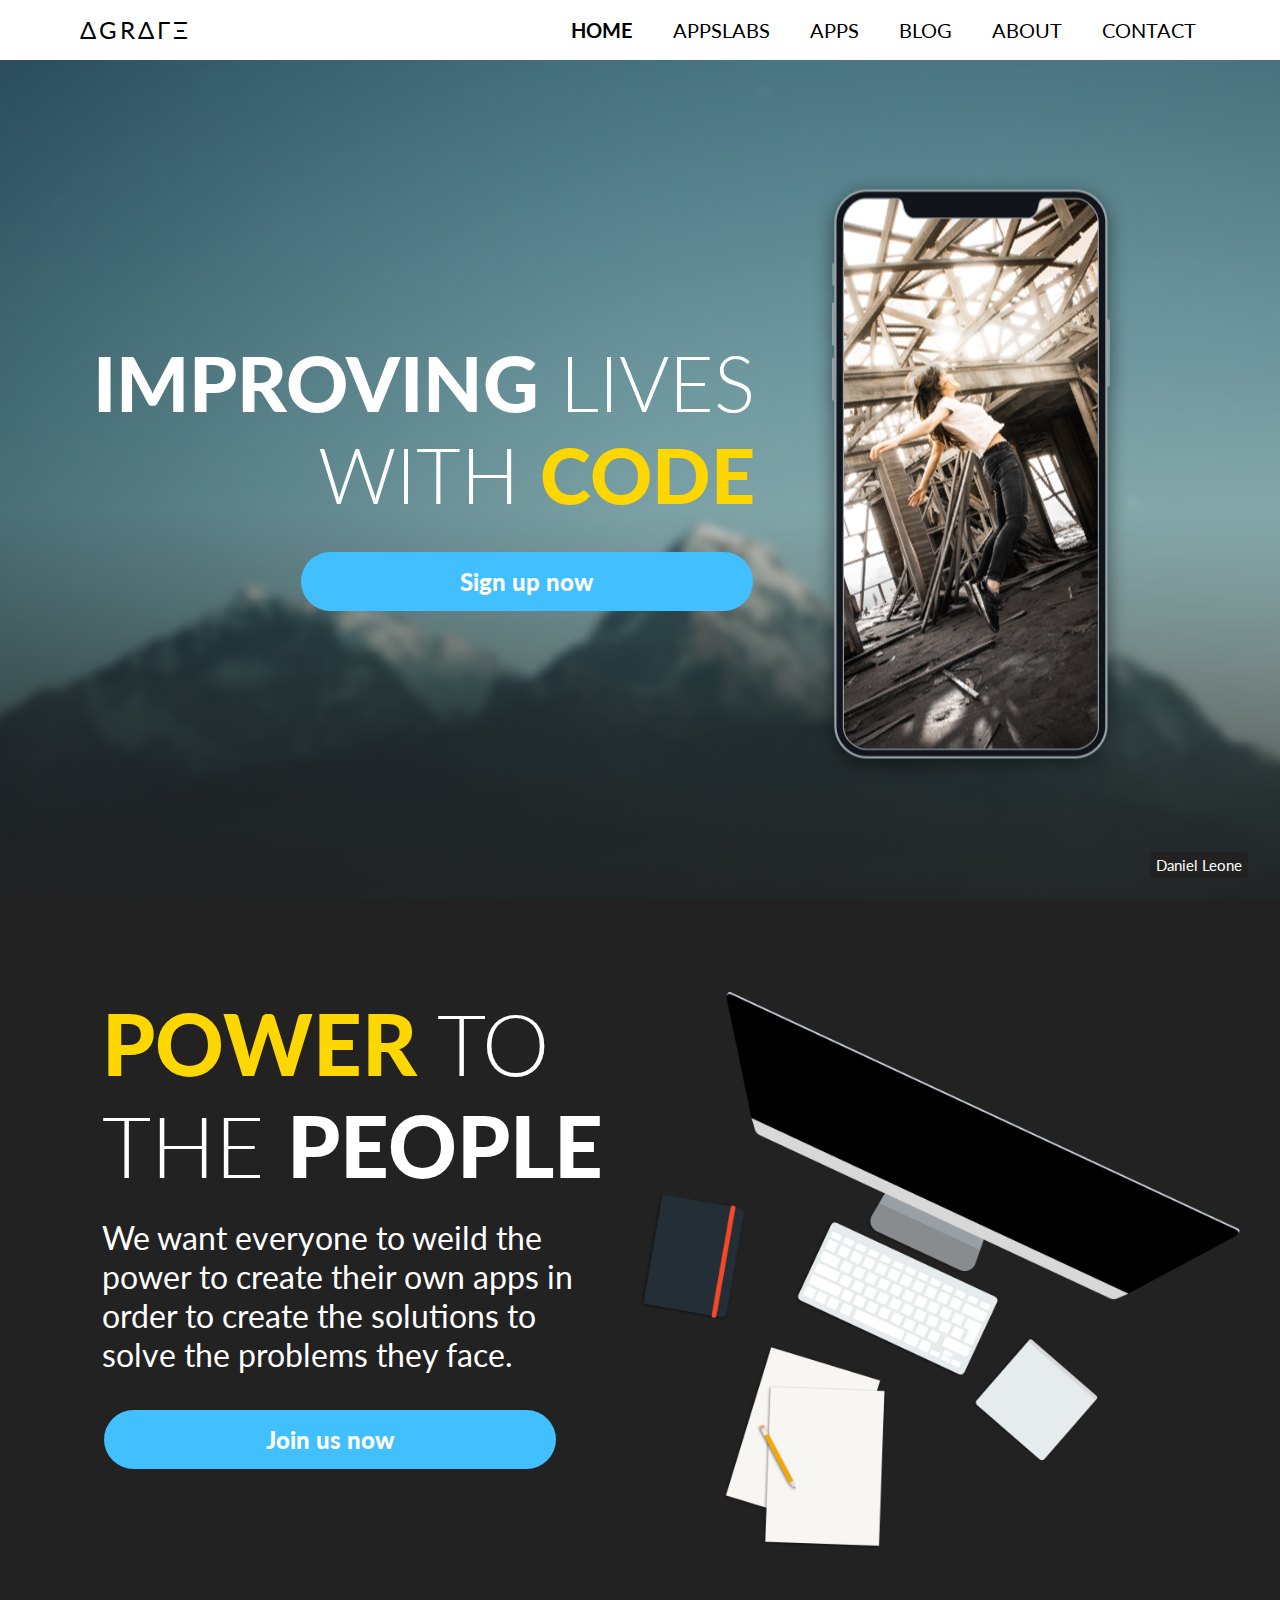
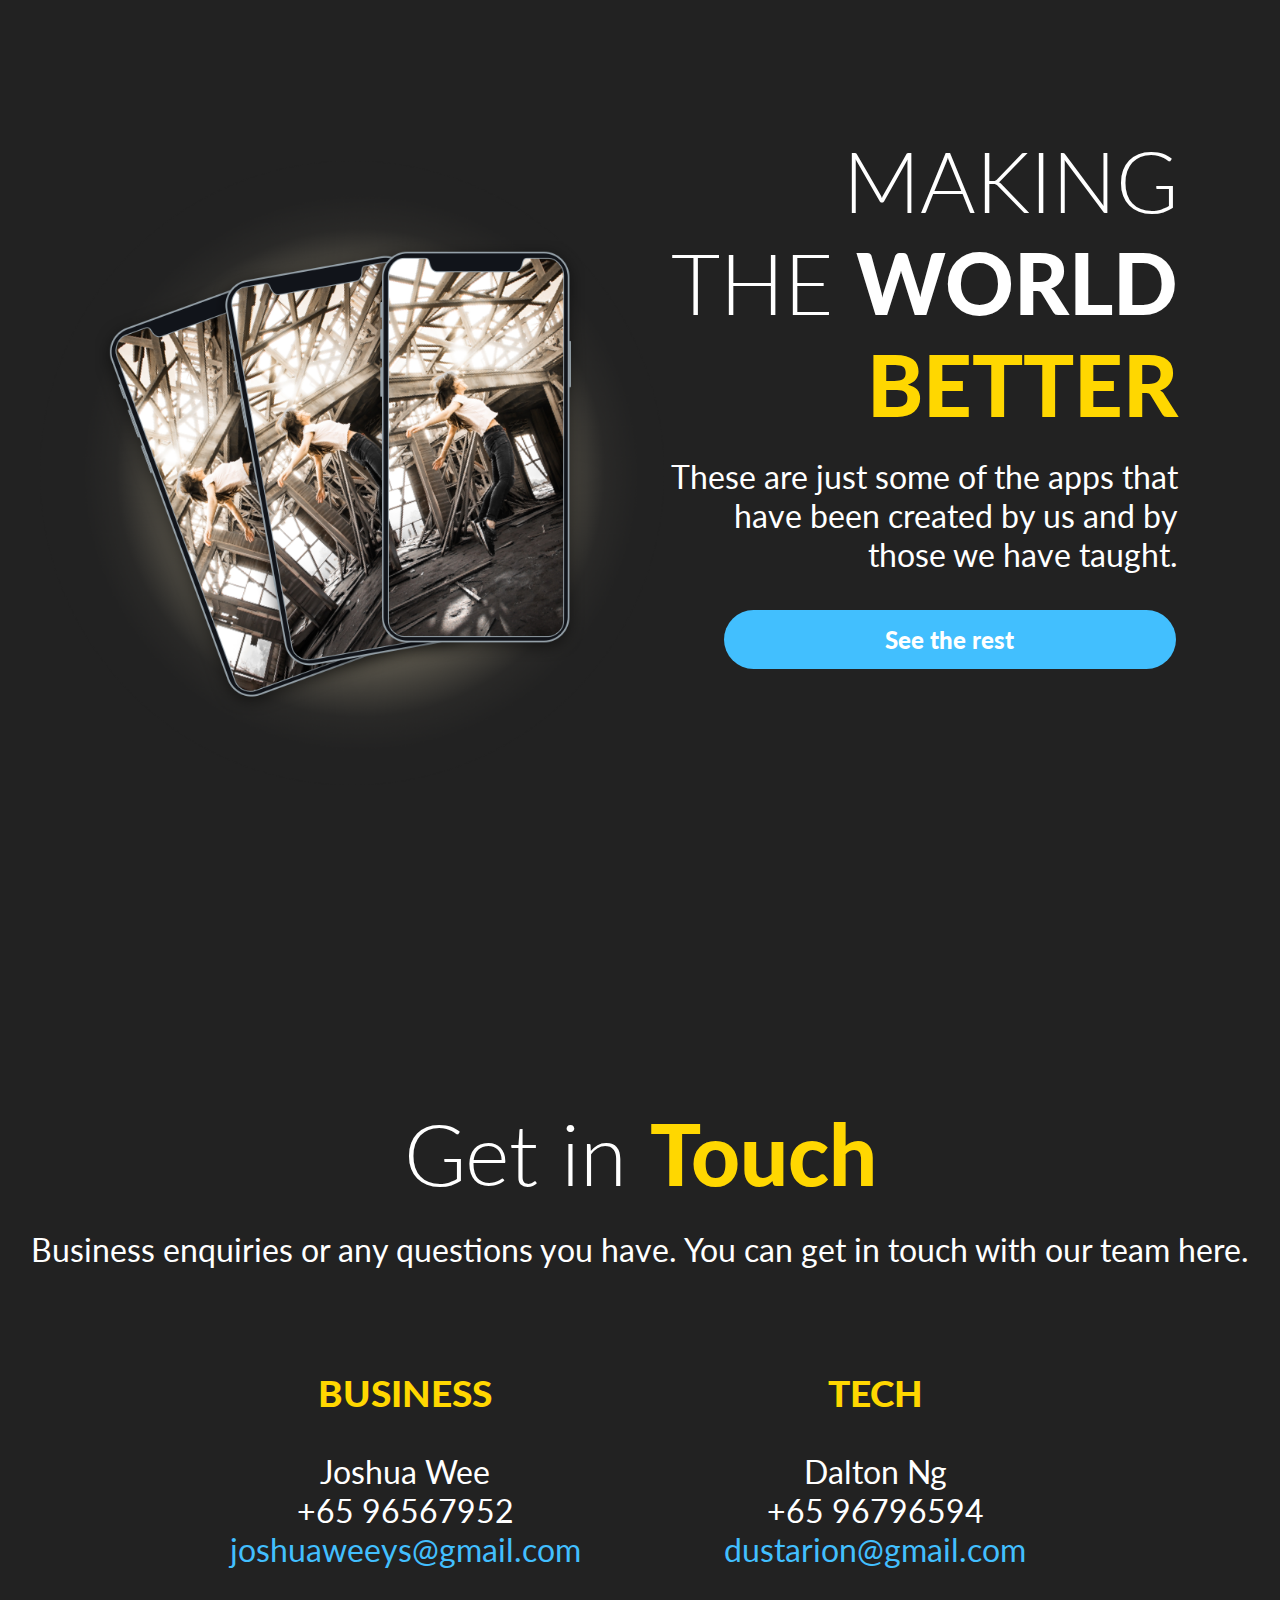
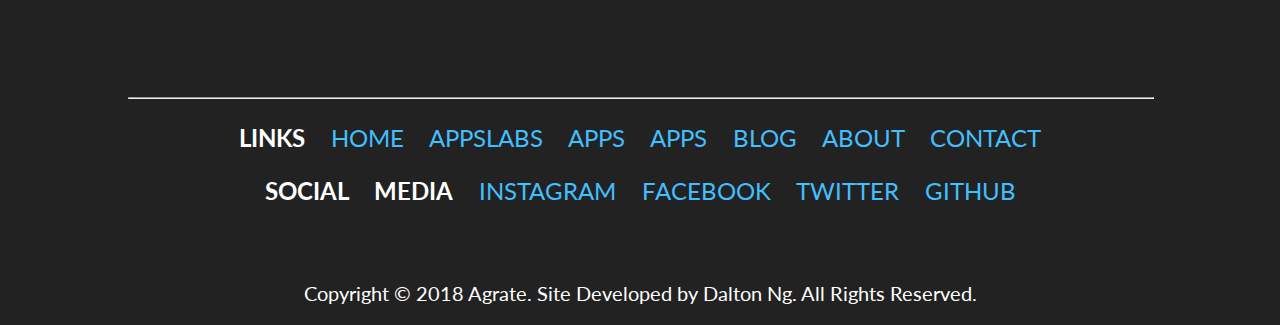
<file: Agrate Submission/index.html>
<!-- Agrate Home Page ΔGRΔΓΞ-->
<!-- 
	Name: Dalton Ng
	Admin Number: 1804317
	Class: DISM/1A/22
-->

<!DOCTYPE HTML>

<html lang="en">
	<head>
		<!-- Header -->
		<title>Agrate</title>
		<meta charset = "utf-8" >

		<link rel="icon" href="images/favicon.ico" type="image/x-icon" sizes="16x16">

		<!-- Resize as needed -->
		<meta name = "viewport" content="width = device-width">

		<!-- Import CSS -->
		<link rel="stylesheet" type="text/css" href="styles.css">

		<!-- Import Font Awesome -->
		<link rel="stylesheet" href="https://use.fontawesome.com/releases/v5.4.2/css/all.css" integrity="sha384-/rXc/GQVaYpyDdyxK+ecHPVYJSN9bmVFBvjA/9eOB+pb3F2w2N6fc5qB9Ew5yIns" crossorigin="anonymous">

	</head>

	<body>
		<!-- Body -->

		<!-- Top Navigation Bar -->
		<nav class="topnav">
			<a id="logo" href="index.html">ΔGRΔΓΞ</a>
			<a href="contact.html">CONTACT</a>
			<a href="about.html">ABOUT</a>
			<a href="blog.html">BLOG</a>
  			<a href="apps.html">APPS</a>
  			<a href="appslabs.html">APPSLABS</a>
  			<a class="active" href="index.html">HOME</a>
		</nav>

		<main>

			<!-- Title Section, Home Section 1-->
			<section class = "homeSection1">
				<div class = "gradientFade">
					
					<a href="https://unsplash.com/photos/g30P1zcOzXo?utm_source=unsplash&utm_medium=referral&utm_content=creditCopyText" class="photoCreditButton">  <i class="fas fa-camera"></i> Daniel Leone  </a>

					<div class = "feature">
						<!-- Feature Title -->
						<div class = "mainTitle">
						<h1><strong>IMPROVING</strong> LIVES<br/>WITH <span class="highlight">CODE</span></h1>

						<!-- Sign Up Button -->
						<a href="appslabs.html" class="blueButton">Sign up now</a>

						</div>

						<!-- App Feature Image, iphoneX mockup --> 
						<figure class = "appFeature">
							<img src="images/home/appFeature.png" alt = "">
						</figure>
					</div>

				</div>
			</section>

			<!-- Join Us Section, Home Section 2 -->
			<section class = "homeSection2">

				<!-- Feature Title -->
				<div class = "mainTitle">
					<h2><span class="highlight">POWER</span> TO THE <strong>PEOPLE</strong></h2>

					<!-- Subtitle -->
					<div class = "subTitle">
						<p>We want everyone to weild the power to create their own apps in order to create the solutions to solve the problems they face.</p>
					</div>

					<!-- Sign Up Button -->
					<a href="appslabs.html" class="blueButton">Join us now</a>

				</div>

				<!-- Workspace iMac Graphic -->
				<figure><a href="appslabs.html"><img src="images/home/homeSection2Workspace.png" alt = ""></a></figure>

			</section>

			<!-- Our Apps Section, Home Section 3 -->
			<section class = "homeSection3">

				<!-- Feature Title -->
				<div class = "mainTitle">
					<h2>MAKING THE <strong>WORLD </strong><span class="highlight">BETTER</span></h2>

					<!-- Subtitle -->
					<div class = "subTitle">
						<p>These are just some of the apps that have been created by us and by those we have taught.</p>
					</div>

					<!-- See More Button -->
					<a href="apps.html" class="blueButton">See the rest</a>

				</div>

				<!-- App Showcase Graphics -->
				<figure><a href="apps.html"><img src="images/home/homeSection3AppShowcase.png" alt = ""></a></figure>
			</section>

			<!-- Contact Us Section, Home Section 4 -->
			<section class = "homeSection4">
					<h2>Get in <span class="highlight">Touch</span></h2>
					<!-- Subtitle -->
					<p>Business enquiries or any questions you have. You can get in touch with our team here.</p>

					<div class = "leftContact">
						<h3><span class = "highlight">BUSINESS</span></h3>
						<p>Joshua Wee<br>+65 96567952<br><a href="mailto:joshuaweeys@gmail.com">joshuaweeys@gmail.com</a></p>
					</div>

					<div class = "rightContact">
						<h3><span class = "highlight">TECH</span></h3>
						<p>Dalton Ng<br>+65 96796594<br><a href="mailto:dustarion@gmail.com">dustarion@gmail.com</a></p>
					</div>

			</section>

		</main>

		<!-- Footer -->
		<footer>
			<hr>

			<!-- Links To All Pages-->
			<p><strong>LINKS</strong>
				<a href="index.html">HOME</a>
				<a href="appslabs.html">APPSLABS</a>
				<a href="apps.html">APPS</a>
				<a href="apps.html">APPS</a>
				<a href="blog.html">BLOG</a>
				<a href="about.html">ABOUT</a>
				<a href="contact.html">CONTACT</a>
			</p>

			<!-- Links To All Social Media -->
			<p><strong>SOCIAL MEDIA</strong>
				<a href="https://www.instagram.com/daltonmeon/">INSTAGRAM</a>
				<a href="https://www.facebook.com">FACEBOOK</a>
				<a href="https://twitter.com">TWITTER</a>
				<a href="https://github.com/dustarion/">GITHUB</a>
			</p>

			<!-- Copyright Notice -->
			<p class = "copyrightFooter">Copyright &copy; 2018 Agrate. Site Developed by Dalton Ng. All Rights Reserved.</p>
		</footer>
	</body>

</html>
</file>
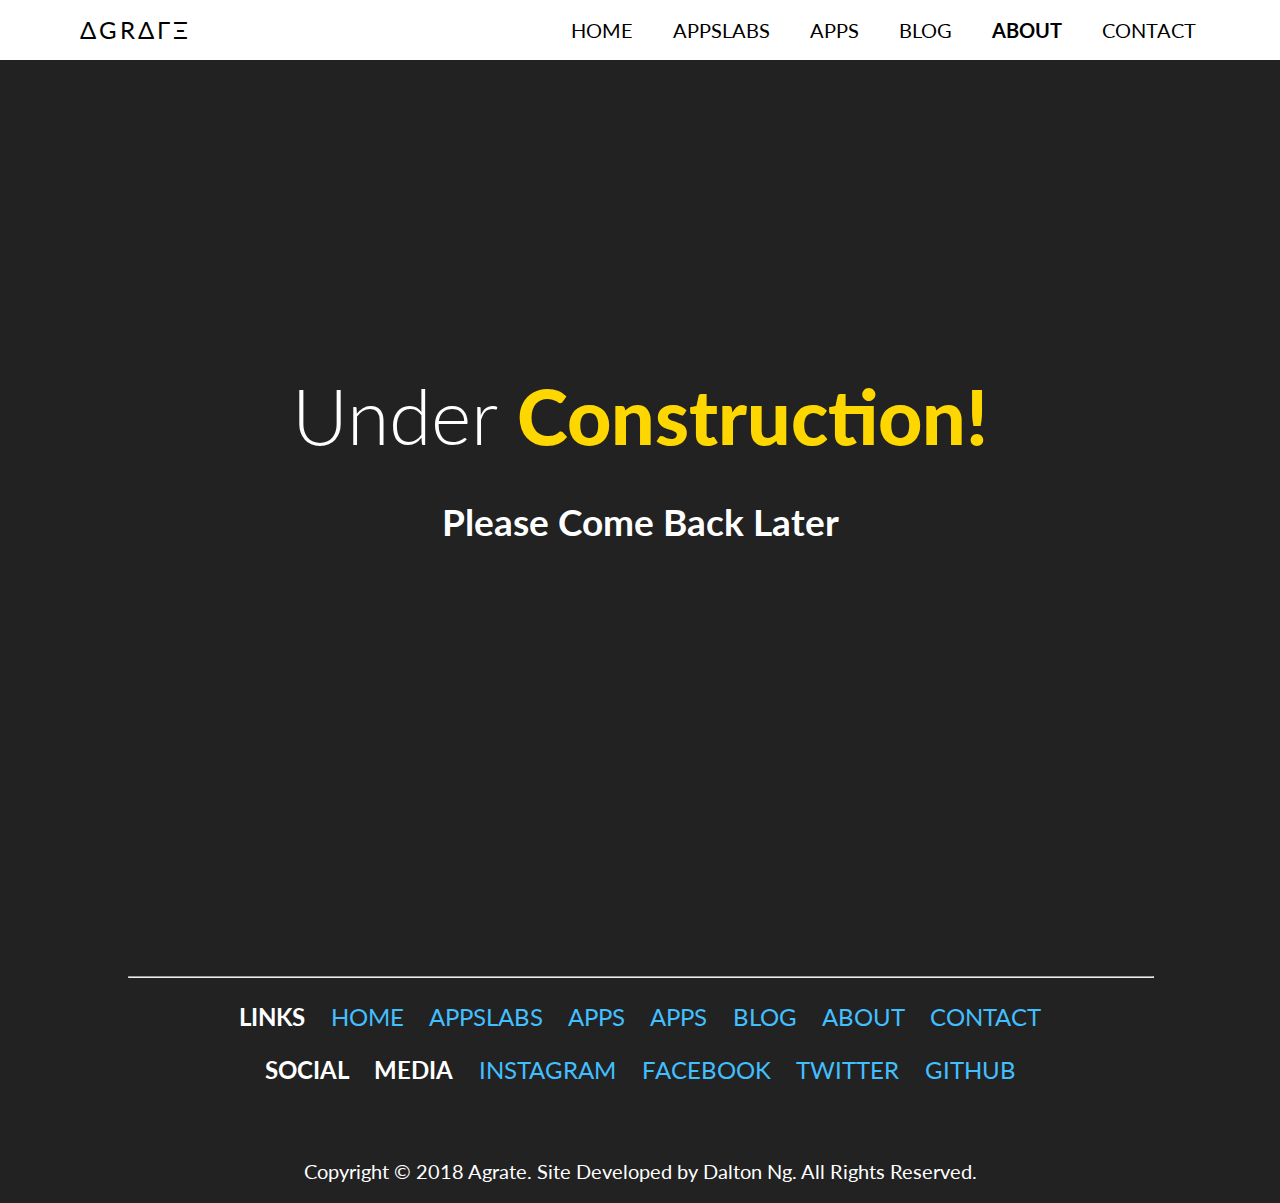
<file: Agrate Submission/about.html>
<!-- About Page ΔGRΔΓΞ-->
<!-- 
	Name: Dalton Ng
	Admin Number: 1804317
	Class: DISM/1A/22
-->

<!DOCTYPE HTML>

<html lang="en">
	<head>
		<!-- Header -->
		<title>Agrate</title>
		<meta charset = "utf-8" >

		<link rel="icon" href="images/favicon.ico" type="image/x-icon" sizes="16x16">

		<!-- Resize as needed -->
		<meta name = "viewport" content="width = device-width">

		<!-- Import CSS -->
		<link rel="stylesheet" type="text/css" href="styles.css">

		<!-- Import Font Awesome -->
		<link rel="stylesheet" href="https://use.fontawesome.com/releases/v5.4.2/css/all.css" integrity="sha384-/rXc/GQVaYpyDdyxK+ecHPVYJSN9bmVFBvjA/9eOB+pb3F2w2N6fc5qB9Ew5yIns" crossorigin="anonymous">

	</head>

	<body>
		<!-- Body -->

		<!-- Top Navigation Bar -->
		<nav class="topnav">
			<a id="logo" href="index.html">ΔGRΔΓΞ</a>
			<a href="contact.html">CONTACT</a>
			<a class="active" href="about.html">ABOUT</a>
			<a href="blog.html">BLOG</a>
  			<a href="apps.html">APPS</a>
  			<a href="appslabs.html">APPSLABS</a>
  			<a href="index.html">HOME</a>
		</nav>

		<main>
			<!-- Construction Section -->
			<section class ="underConstruction">
				<div class = "underConstructionMessage">
					<h1>Under <span class="highlight">Construction!</span></h1>
					<h3>Please Come Back Later</h3>
				</div>
			</section>
		</main>

		<!-- Footer -->
		<footer>
			<hr>

			<!-- Links To All Pages-->
			<p><strong>LINKS</strong>
				<a href="index.html">HOME</a>
				<a href="appslabs.html">APPSLABS</a>
				<a href="apps.html">APPS</a>
				<a href="apps.html">APPS</a>
				<a href="blog.html">BLOG</a>
				<a href="about.html">ABOUT</a>
				<a href="contact.html">CONTACT</a>
			</p>

			<!-- Links To All Social Media -->
			<p><strong>SOCIAL MEDIA</strong>
				<a href="https://www.instagram.com/daltonmeon/">INSTAGRAM</a>
				<a href="https://www.facebook.com">FACEBOOK</a>
				<a href="https://twitter.com">TWITTER</a>
				<a href="https://github.com/dustarion/">GITHUB</a>
			</p>

			<!-- Copyright Notice -->
			<p class = "copyrightFooter">Copyright &copy; 2018 Agrate. Site Developed by Dalton Ng. All Rights Reserved.</p>
		</footer>

	</body>

</html>
</file>
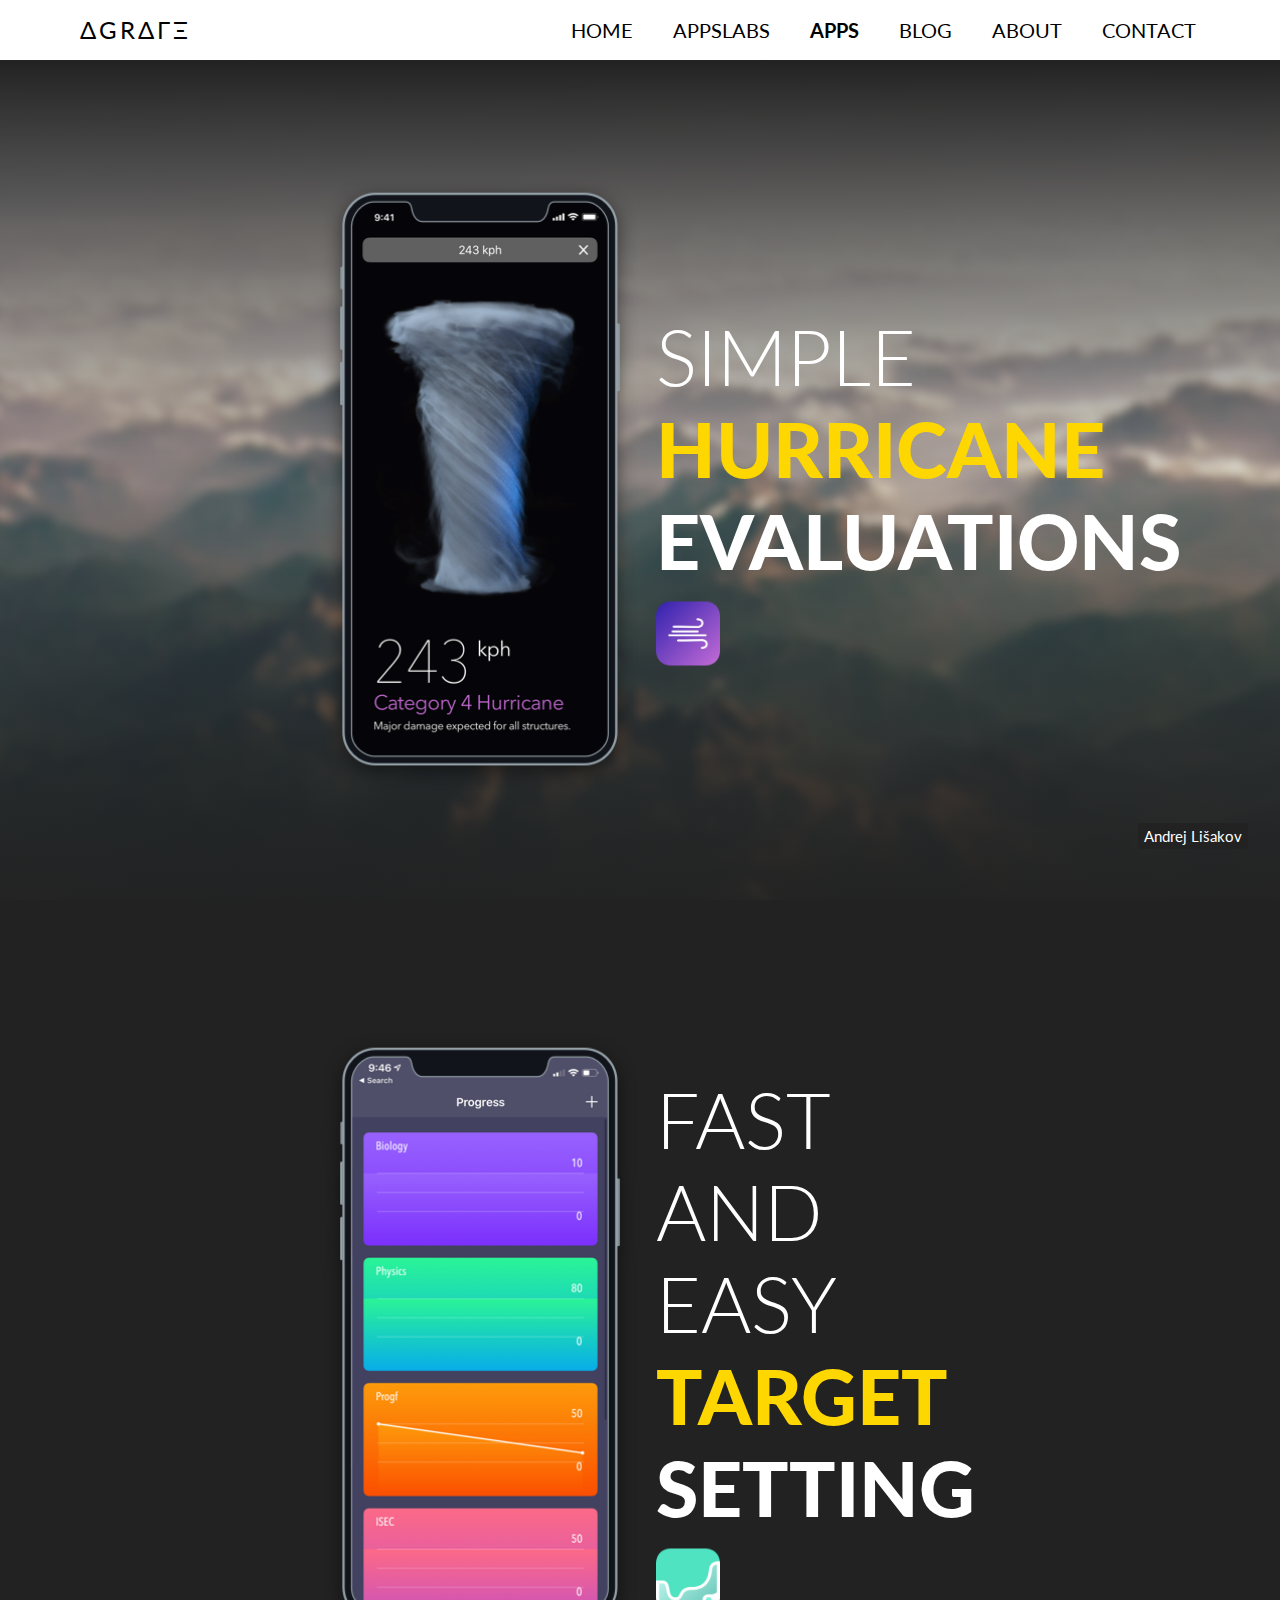
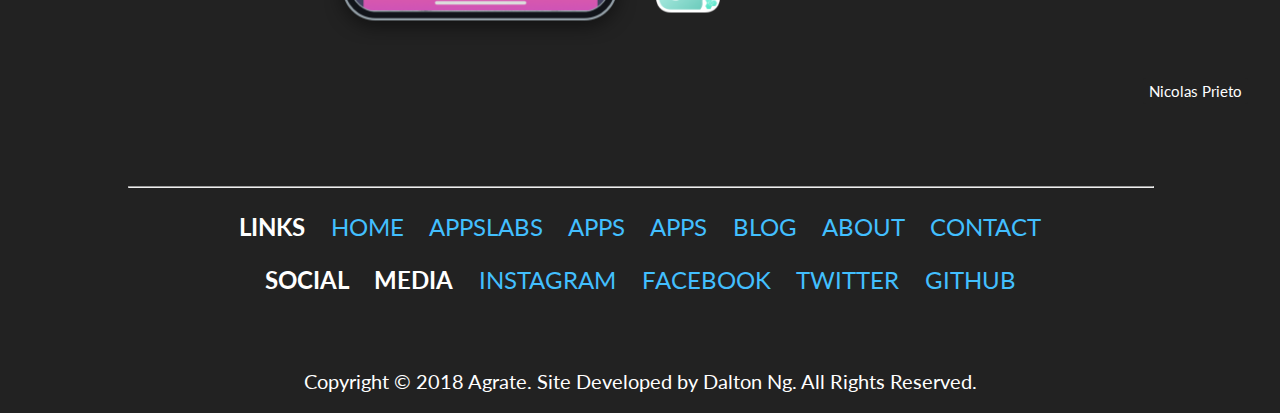
<file: Agrate Submission/apps.html>
<!-- Apps Page ΔGRΔΓΞ-->
<!-- 
	Name: Dalton Ng
	Admin Number: 1804317
	Class: DISM/1A/22
-->

<!DOCTYPE HTML>

<html lang="en">
	<head>
		<!-- Header -->
		<title>Agrate</title>
		<meta charset = "utf-8" >

		<link rel="icon" href="images/favicon.ico" type="image/x-icon" sizes="16x16">

		<!-- Resize as needed -->
		<meta name = "viewport" content="width = device-width">

		<!-- Import CSS -->
		<link rel="stylesheet" type="text/css" href="styles.css">

		<!-- Import Font Awesome -->
		<link rel="stylesheet" href="https://use.fontawesome.com/releases/v5.4.2/css/all.css" integrity="sha384-/rXc/GQVaYpyDdyxK+ecHPVYJSN9bmVFBvjA/9eOB+pb3F2w2N6fc5qB9Ew5yIns" crossorigin="anonymous">

	</head>

	<body>
		<!-- Body -->

		<!-- Top Navigation Bar -->
		<nav class="topnav">
			<a id="logo" href="index.html">ΔGRΔΓΞ</a>
			<a href="contact.html">CONTACT</a>
			<a href="about.html">ABOUT</a>
			<a href="blog.html">BLOG</a>
  			<a class="active" href="apps.html">APPS</a>
  			<a href="appslabs.html">APPSLABS</a>
  			<a href="index.html">HOME</a>
		</nav>

		<main>
			<!-- Gale App Section, Apps Section 1 -->
			<section class ="appsSection1">
				<div class = "gradientFade">

					<!-- Photo Credits Button -->
					<a href="https://unsplash.com/photos/2fUdjVYcrvc?utm_source=unsplash&utm_medium=referral&utm_content=creditCopyText" class="photoCreditButton">  <i class="fas fa-camera"></i> Andrej Lišakov  </a>

					<div class = "feature">

						<!-- App Feature Image, iphoneX mockup --> 
						<figure class = "appFeature">
							<img src="images/apps/galeMockup.png" alt = "Gale">
						</figure>

						<!-- Feature Title -->
						<div class = "mainTitle">
							<h1>SIMPLE<br/><span class="highlight">HURRICANE</span><br/><strong>EVALUATIONS</strong> </h1>

							<!-- Gale Icon -->
							<figure class = "appIcon"><img src="images/apps/galeIcon.png" alt = "Gale App Icon">
							</figure>

						</div>

					</div>

				</div>
			</section>

			<!-- Gradulator App Section, Apps Section 2 -->
			<section class = "appsSection2">
				<div class = "gradientFade">

					<!-- Photo Credits Button -->
					<a href="https://unsplash.com/photos/sMJaf08ugD0?utm_source=unsplash&utm_medium=referral&utm_content=creditCopyText" class="photoCreditButton">  <i class="fas fa-camera"></i> Nicolas Prieto  </a>

					<div class = "feature">

						<!-- App Feature Image, iphoneX mockup --> 
						<figure class = "appFeature">
							<img src="images/apps/gradulatorMockup.png" alt = "Gradulator">
						</figure>

						<!-- Feature Title -->
						<div class = "mainTitle">
							<h1>FAST AND<br/>EASY<br/><span class="highlight">TARGET</span> <strong>SETTING</strong> </h1>

							<!-- Gale Icon -->
							<figure class = "appIcon">
								<img src="images/apps/gradulatorIcon.png" alt = "Gradulator App Icon">
							</figure>

						</div>

					</div>

				</div>
			</section>
		</main>

		<!-- Footer -->
		<footer>
			<hr>

			<!-- Links To All Pages-->
			<p><strong>LINKS</strong>
				<a href="index.html">HOME</a>
				<a href="appslabs.html">APPSLABS</a>
				<a href="apps.html">APPS</a>
				<a href="apps.html">APPS</a>
				<a href="blog.html">BLOG</a>
				<a href="about.html">ABOUT</a>
				<a href="contact.html">CONTACT</a>
			</p>

			<!-- Links To All Social Media -->
			<p><strong>SOCIAL MEDIA</strong>
				<a href="https://www.instagram.com/daltonmeon/">INSTAGRAM</a>
				<a href="https://www.facebook.com">FACEBOOK</a>
				<a href="https://twitter.com">TWITTER</a>
				<a href="https://github.com/dustarion/">GITHUB</a>
			</p>

			<!-- Copyright Notice -->
			<p class = "copyrightFooter">Copyright &copy; 2018 Agrate. Site Developed by Dalton Ng. All Rights Reserved.</p>
		</footer>
	</body>

</html>
</file>
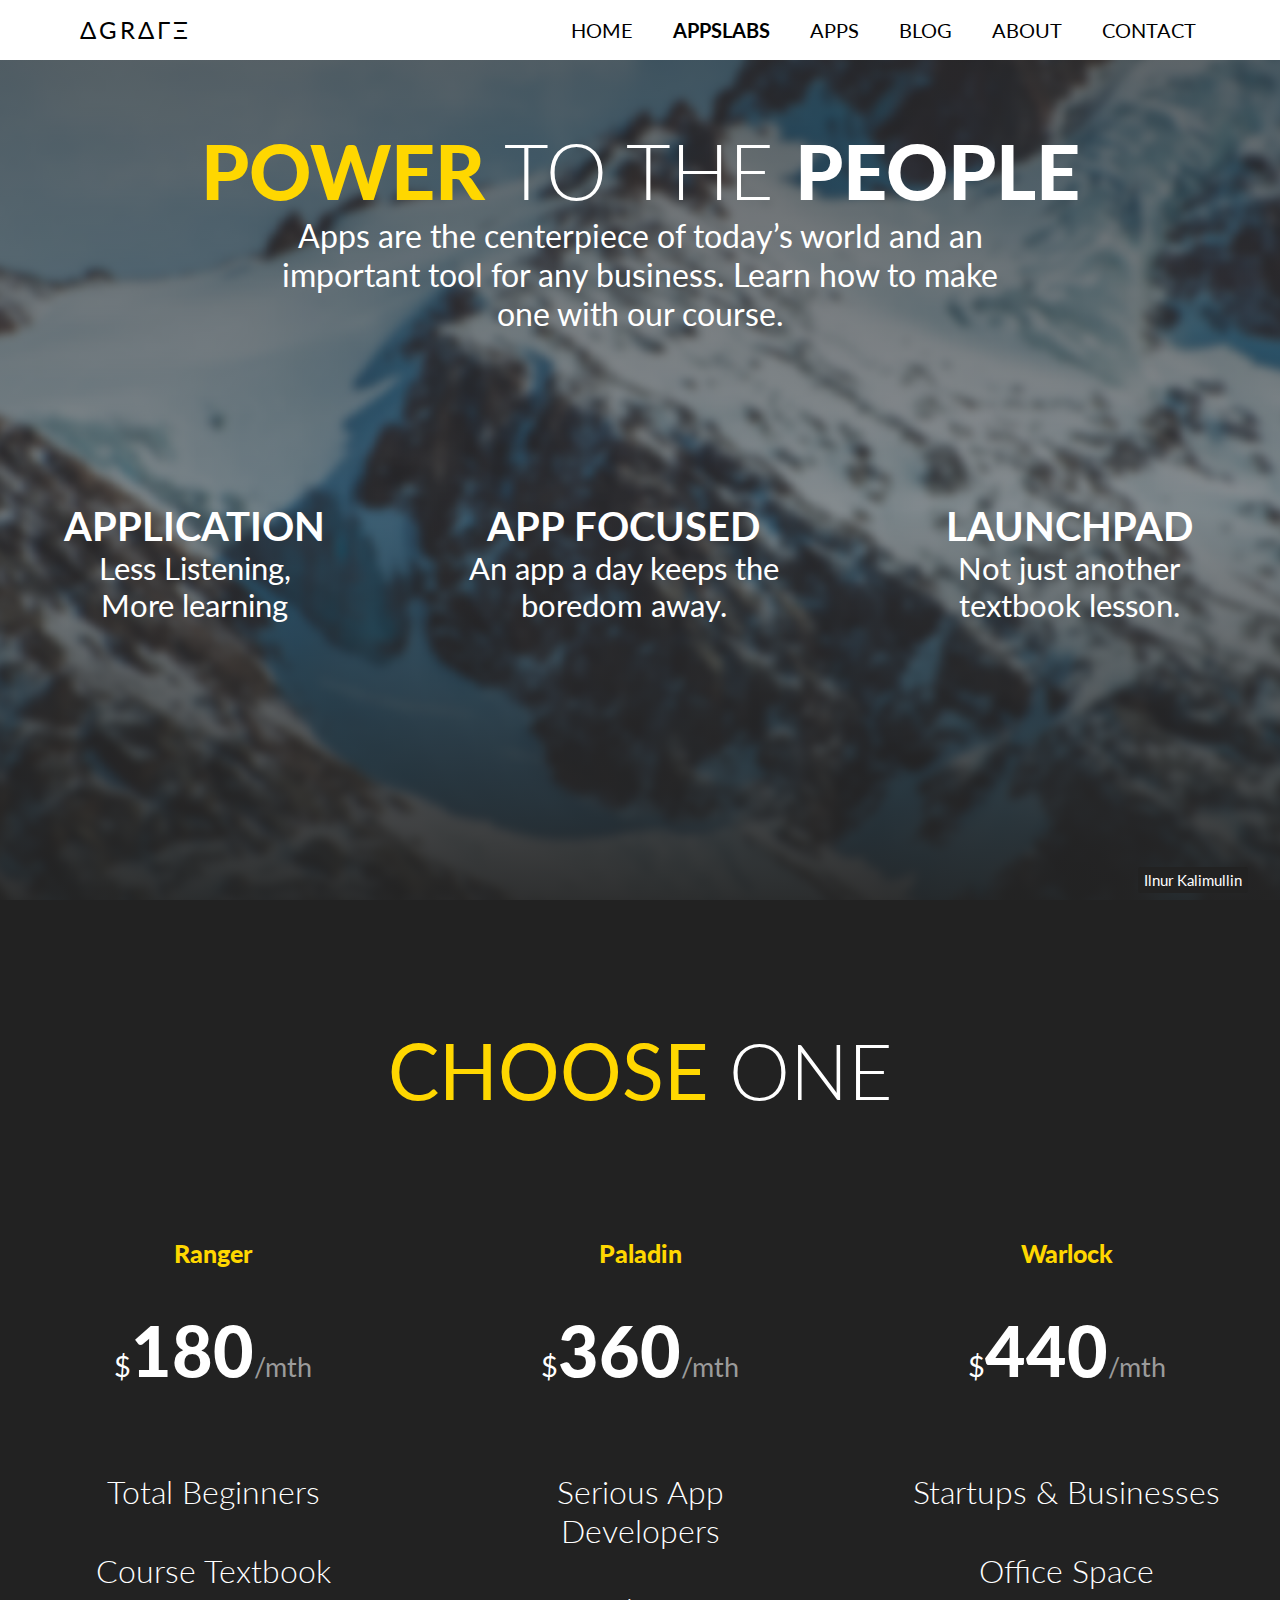
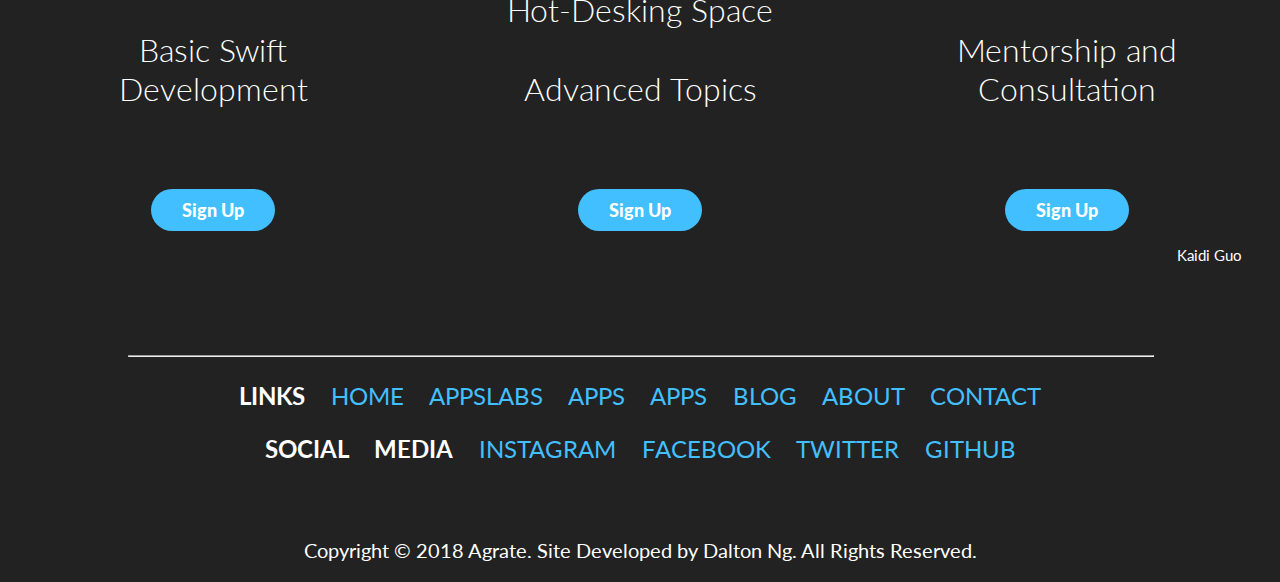
<file: Agrate Submission/appslabs.html>
<!-- AppsLabs Page ΔGRΔΓΞ-->
<!-- 
	Name: Dalton Ng
	Admin Number: 1804317
	Class: DISM/1A/22
-->

<!DOCTYPE HTML>

<html lang="en">
	<head>
		<!-- Header -->
		<title>Agrate</title>
		<meta charset = "utf-8" >

		<link rel="icon" href="images/favicon.ico" type="image/x-icon" sizes="16x16">

		<!-- Resize as needed -->
		<meta name = "viewport" content="width = device-width">

		<!-- Import CSS -->
		<link rel="stylesheet" type="text/css" href="styles.css">

		<!-- Import Font Awesome -->
		<link rel="stylesheet" href="https://use.fontawesome.com/releases/v5.4.2/css/all.css" integrity="sha384-/rXc/GQVaYpyDdyxK+ecHPVYJSN9bmVFBvjA/9eOB+pb3F2w2N6fc5qB9Ew5yIns" crossorigin="anonymous">

	</head>

	<body>
		<!-- Body -->

		<!-- Top Navigation Bar -->
		<nav class="topnav">
			<a id="logo" href="index.html">ΔGRΔΓΞ</a>
			<a href="contact.html">CONTACT</a>
			<a href="about.html">ABOUT</a>
			<a href="blog.html">BLOG</a>
  			<a href="apps.html">APPS</a>
  			<a class="active" href="appslabs.html">APPSLABS</a>
  			<a href="index.html">HOME</a>
		</nav>

		<main>
			<section class = "appsLabsSection1">
				<div class = "gradientFade">

					<!-- Unsplash Photo Credit Button -->
					<a href="https://unsplash.com/photos/0wEoGqAnDU4?utm_source=unsplash&utm_medium=referral&utm_content=creditCopyText" class="photoCreditButton">  <i class="fas fa-camera"></i> Ilnur Kalimullin  </a>

					<!-- Main Title -->
					<div class = "mainTitle">
						<h1><span class="highlight">POWER</span> TO THE <strong>PEOPLE</strong></h1>
						<p>Apps are the centerpiece of today’s world and an important tool for any business. Learn how to make one with our course.</p>
					</div>
					<div class = "featureHighlights">

						<!-- Feature 1 -->
						<div class = "feature">
							<p><i class="fas fa-wrench"></i><br><strong>APPLICATION</strong><br>Less Listening, More learning</p>
						</div>

						<!-- Feature 2 -->
						<div class = "feature">
							<p><i class="fas fa-mobile-alt"></i><br><strong>APP FOCUSED</strong><br>An app a day keeps the boredom away.</p>
						</div>

						<!-- Feature 3 -->
						<div class = "feature">
							<p><i class="fas fa-rocket"></i><br><strong>LAUNCHPAD</strong><br>Not just another textbook lesson.</p>
						</div>

					</div>
				</div>
			</section>
			<section class = "appsLabsSection2">
				<div class = "gradientFade">

					<!-- Unsplash Photo Credit Button -->
					<a href="https://unsplash.com/photos/jGlqOzrhn9k?utm_source=unsplash&utm_medium=referral&utm_content=creditCopyText" class="photoCreditButton">  <i class="fas fa-camera"></i> Kaidi Guo  </a>

					<!-- Main Title -->
					<div class = "mainTitle">
						<h1><span class="highlight">CHOOSE</span> ONE</h1>
					</div>

					<!-- Pricing Table -->
					<div class = "pricingTable">
						<div class="columns">
							<ul class="price">
						    	<li class="header">Ranger</li>
						    	<li class="grey"><span class = "money">$</span>180<span class = "monthly">/mth</span></li>
						    	<li><i class="far fa-check-circle"></i></li>
						    	<li>Total Beginners</li>
						    	<li>Course Textbook</li>
						    	<li>Basic Swift Development</li>
						    	<li class="grey"><a href="construction.html" class="button">Sign Up</a></li>
						  	</ul>
						</div>

						<div class="columns">
  							<ul class="price">
							    <li class="header">Paladin</li>
							    <li class="grey"><span class = "money">$</span>360<span class = "monthly">/mth</span></li>
							    <li><i class="far fa-check-circle"></i></li>
							    <li>Serious App Developers</li>
							    <li>Hot-Desking Space</li>
							    <li>Advanced Topics</li>
							    <li class="grey"><a href="construction.html" class="button">Sign Up</a></li>
  							</ul>
						</div>

						<div class="columns">
						  	<ul class="price">
							    <li class="header">Warlock</li>
							    <li class="grey"><span class = "money">$</span>440<span class = "monthly">/mth</span></li>
							    <li><i class="far fa-check-circle"></i></li>
							    <li>Startups & Businesses</li>
							    <li>Office Space</li>
							    <li>Mentorship and Consultation</li>
							    <li class="grey"><a href="construction.html" class="button">Sign Up</a></li>
						  	</ul>
						</div>

					</div>

				</div>
			</section>

		</main>

		<!-- Footer -->
		<footer>
			<hr>

			<!-- Links To All Pages-->
			<p><strong>LINKS</strong>
				<a href="index.html">HOME</a>
				<a href="appslabs.html">APPSLABS</a>
				<a href="apps.html">APPS</a>
				<a href="apps.html">APPS</a>
				<a href="blog.html">BLOG</a>
				<a href="about.html">ABOUT</a>
				<a href="contact.html">CONTACT</a>
			</p>

			<!-- Links To All Social Media -->
			<p><strong>SOCIAL MEDIA</strong>
				<a href="https://www.instagram.com/daltonmeon/">INSTAGRAM</a>
				<a href="https://www.facebook.com">FACEBOOK</a>
				<a href="https://twitter.com">TWITTER</a>
				<a href="https://github.com/dustarion/">GITHUB</a>
			</p>

			<!-- Copyright Notice -->
			<p class = "copyrightFooter">Copyright &copy; 2018 Agrate. Site Developed by Dalton Ng. All Rights Reserved.</p>
		</footer>
	</body>

</html>
</file>
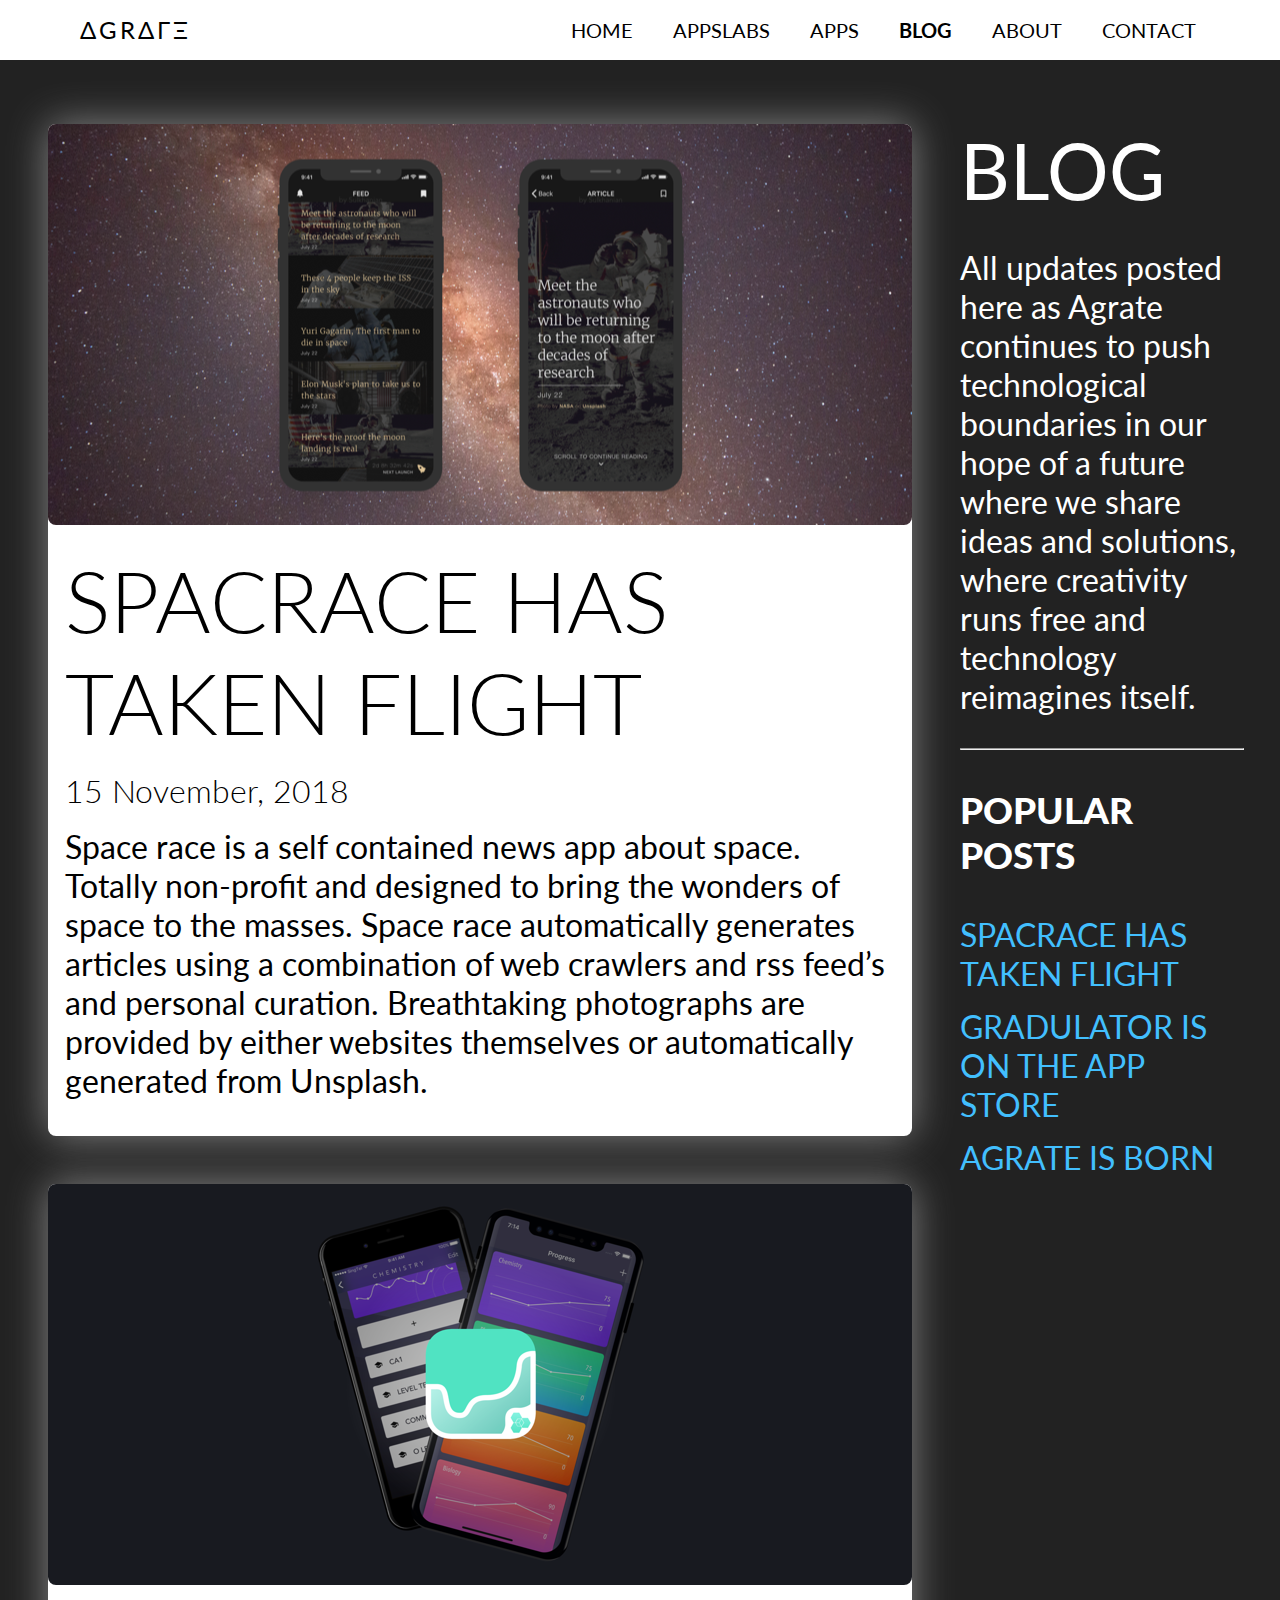
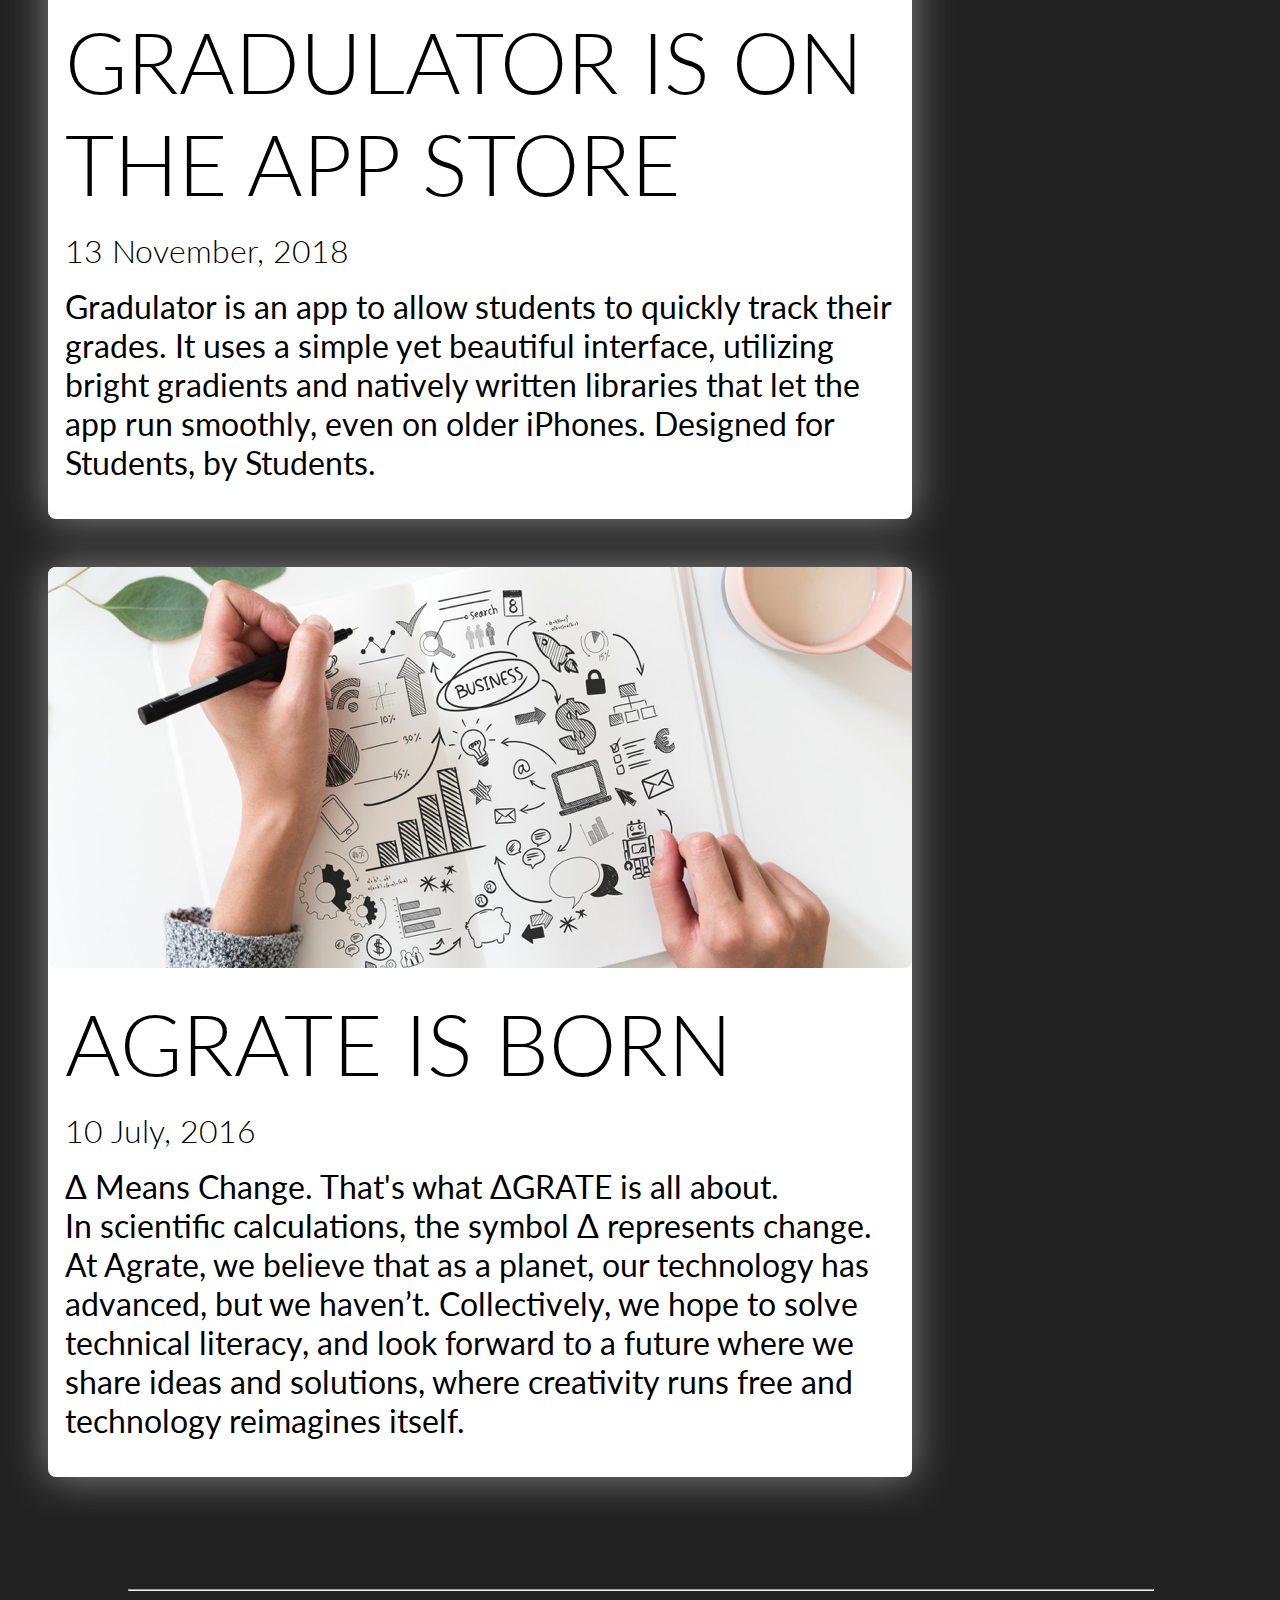
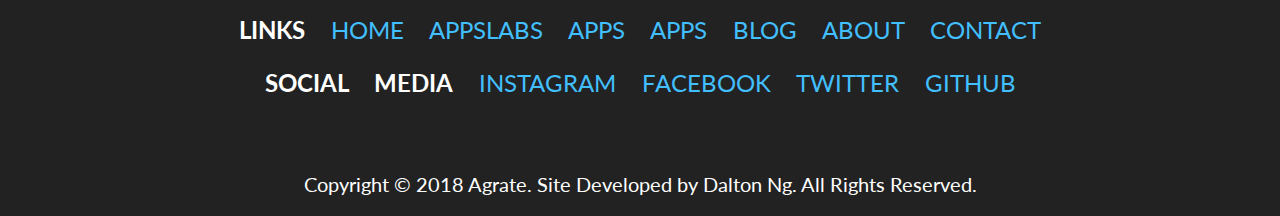
<file: Agrate Submission/blog.html>
<!-- Blog Page ΔGRΔΓΞ-->
<!-- 
	Name: Dalton Ng
	Admin Number: 1804317
	Class: DISM/1A/22
-->

<!DOCTYPE HTML>

<html lang="en">
	<head>
		<!-- Header -->
		<title>Agrate</title>
		<meta charset = "utf-8" >

		<link rel="icon" href="images/favicon.ico" type="image/x-icon" sizes="16x16">

		<!-- Resize as needed -->
		<meta name = "viewport" content="width = device-width">

		<!-- Import CSS -->
		<link rel="stylesheet" type="text/css" href="styles.css">

		<!-- Import Font Awesome -->
		<link rel="stylesheet" href="https://use.fontawesome.com/releases/v5.4.2/css/all.css" integrity="sha384-/rXc/GQVaYpyDdyxK+ecHPVYJSN9bmVFBvjA/9eOB+pb3F2w2N6fc5qB9Ew5yIns" crossorigin="anonymous">

	</head>

	<body>
		<!-- Body -->

		<!-- Top Navigation Bar -->
		<nav class="topnav">
			<a id="logo" href="index.html">ΔGRΔΓΞ</a>
			<a href="contact.html">CONTACT</a>
			<a href="about.html">ABOUT</a>
			<a class="active" href="blog.html">BLOG</a>
  			<a href="apps.html">APPS</a>
  			<a href="appslabs.html">APPSLABS</a>
  			<a href="index.html">HOME</a>
		</nav>

		<!-- Blog Section -->
		<main class = "blog">
			<section class = "blogSection">

				<!-- Space Race Article -->
				<article class = "blogArticle" id = "spaceRaceLaunch">
					<figure>
      					 <img src="images/blog/spaceRaceHeader.png" alt="">
      					 <figcaption><h2>SPACRACE HAS TAKEN FLIGHT</h2></figcaption>
      				</figure>
      				<time datetime="2018-11-15 20:00">15 November, 2018</time>
      				<p>Space race is a self contained news app about space. Totally non-profit and designed to bring the wonders of space to the masses. Space race automatically generates articles using a combination of web crawlers and rss feed’s and personal curation. Breathtaking photographs are provided by either websites themselves or automatically generated from Unsplash.</p>
				</article>

				<!-- Gradulator Article -->
				<article class = "blogArticle" id = "gradulatorLaunch">
					<figure>
      					 <img src="images/blog/gradulatorHeader.png" alt="">
      					 <figcaption><h2>GRADULATOR IS ON THE APP STORE</h2></figcaption>
      				</figure>
      				<time datetime="2018-11-13 18:00">13 November, 2018</time>
      				<p>Gradulator is an app to allow students to quickly track their grades. It uses a simple yet beautiful interface, utilizing bright gradients and natively written libraries that let the app run smoothly, even on older iPhones. Designed for Students, by Students.</p>
				</article>

				<!-- Agrate Launch Article -->
				<article class = "blogArticle" id = "agrateLaunch">
					<figure>
      					 <img src="images/blog/article1Header.png" alt="">
      					 <figcaption><h2>AGRATE IS BORN</h2></figcaption>
      				</figure>
      				<time datetime="2016-07-10 23:59">10 July, 2016</time>
      				<p>Δ Means Change. That's what ΔGRATE is all about.<br>In scientific calculations, the symbol Δ represents change. At Agrate, we believe that as a planet, our technology has advanced, but we haven’t. Collectively, we hope to solve technical literacy, and look forward to a future where we share ideas and solutions, where creativity runs free and technology reimagines itself.</p>
				</article>
			</section>

			<!-- Blog Side Info -->
			<aside>
				<h1><b>BLOG</b></h1>
				<p>All updates posted here as Agrate continues to push technological boundaries in our hope of a future where we share ideas and solutions, where creativity runs free and technology reimagines itself.</p>
				<hr>
				<h3><b>POPULAR POSTS</b></h3>

				<a href="#spaceRaceLaunch">SPACRACE HAS TAKEN FLIGHT</a>
				<a href="#gradulatorLaunch">GRADULATOR IS ON THE APP STORE</a>
				<a href="#agrateLaunch">AGRATE IS BORN</a>
			</aside>
		</main>

		<!-- Footer -->
		<footer>
			<hr>

			<!-- Links To All Pages-->
			<p><strong>LINKS</strong>
				<a href="index.html">HOME</a>
				<a href="appslabs.html">APPSLABS</a>
				<a href="apps.html">APPS</a>
				<a href="apps.html">APPS</a>
				<a href="blog.html">BLOG</a>
				<a href="about.html">ABOUT</a>
				<a href="contact.html">CONTACT</a>
			</p>

			<!-- Links To All Social Media -->
			<p><strong>SOCIAL MEDIA</strong>
				<a href="https://www.instagram.com/daltonmeon/">INSTAGRAM</a>
				<a href="https://www.facebook.com">FACEBOOK</a>
				<a href="https://twitter.com">TWITTER</a>
				<a href="https://github.com/dustarion/">GITHUB</a>
			</p>

			<!-- Copyright Notice -->
			<p class = "copyrightFooter">Copyright &copy; 2018 Agrate. Site Developed by Dalton Ng. All Rights Reserved.</p>
		</footer>
	</body>

</html>
</file>
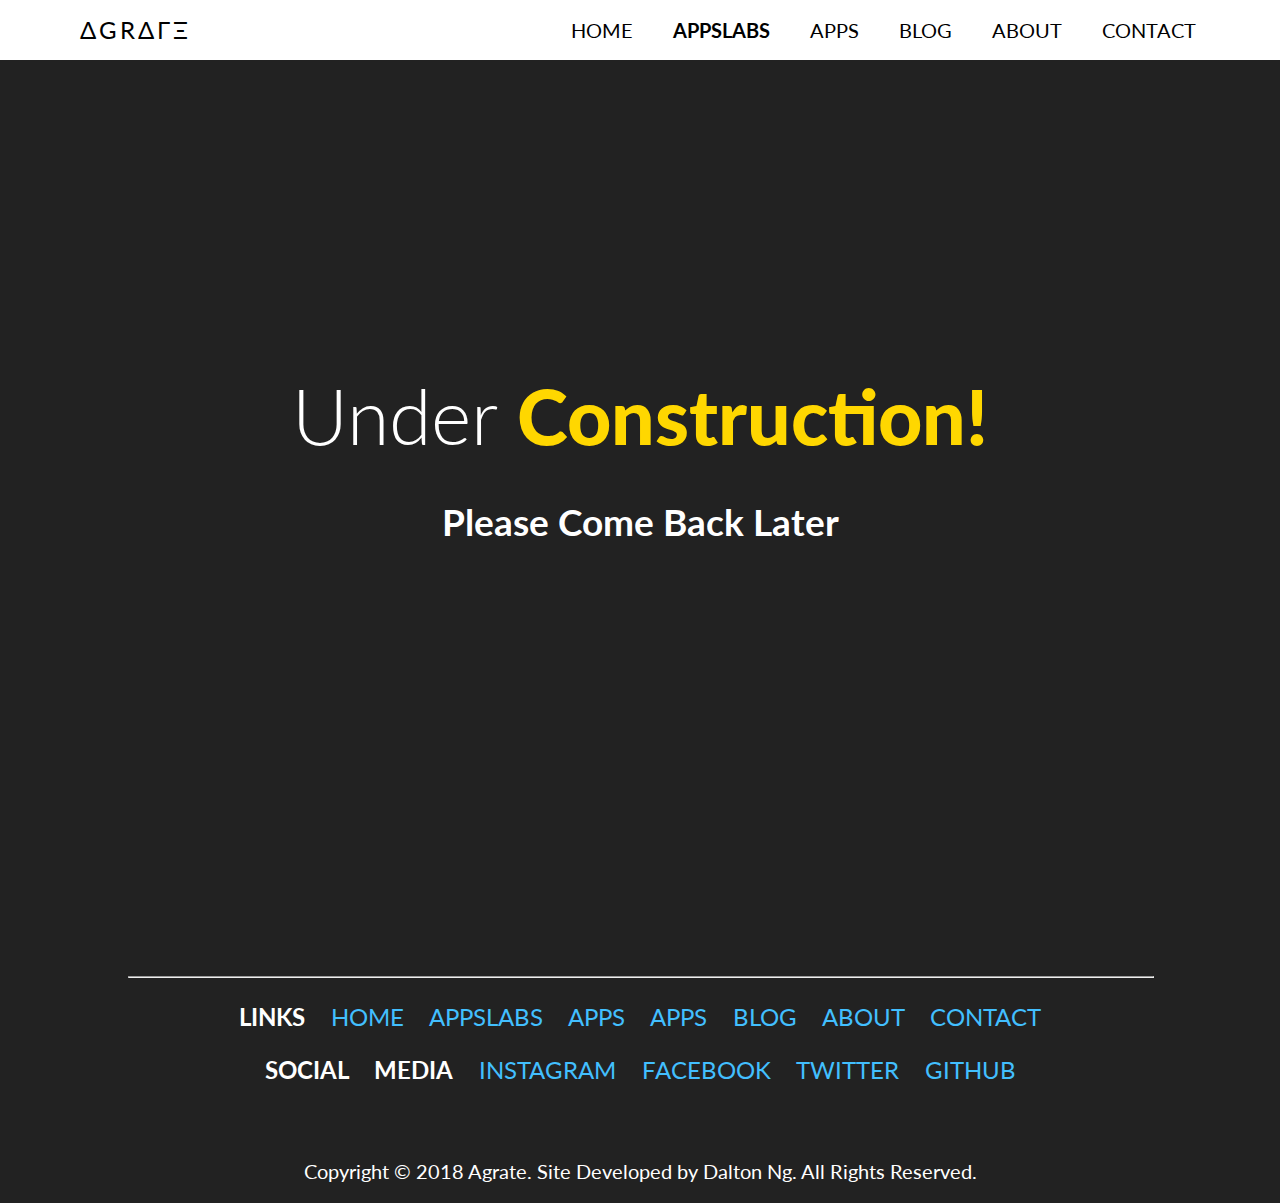
<file: Agrate Submission/construction.html>
<!-- Construction Page ΔGRΔΓΞ -->
<!-- 
	Name: Dalton Ng
	Admin Number: 1804317
	Class: DISM/1A/22
-->

<!DOCTYPE HTML>

<html lang="en">
	<head>
		<!-- Header -->
		<title>Agrate</title>
		<meta charset = "utf-8" >

		<link rel="icon" href="images/favicon.ico" type="image/x-icon" sizes="16x16">

		<!-- Resize as needed -->
		<meta name = "viewport" content="width = device-width">
		<!-- Import CSS -->
		<link rel="stylesheet" type="text/css" href="styles.css">

		<!-- Import Font Awesome -->
		<link rel="stylesheet" href="https://use.fontawesome.com/releases/v5.4.2/css/all.css" integrity="sha384-/rXc/GQVaYpyDdyxK+ecHPVYJSN9bmVFBvjA/9eOB+pb3F2w2N6fc5qB9Ew5yIns" crossorigin="anonymous">

	</head>

	<body>
		<!-- Body -->

		<!-- Top Navigation Bar -->
		<nav class="topnav">
			<a id="logo" href="index.html">ΔGRΔΓΞ</a>
			<a href="contact.html">CONTACT</a>
			<a href="about.html">ABOUT</a>
			<a href="blog.html">BLOG</a>
  			<a href="apps.html">APPS</a>
  			<a class="active" href="appslabs.html">APPSLABS</a>
  			<a href="index.html">HOME</a>
		</nav>

		<main>
			<!-- Construction Section -->
			<section class ="underConstruction">
				<div class = "underConstructionMessage">
					<h1>Under <span class="highlight">Construction!</span></h1>
					<h3>Please Come Back Later</h3>
				</div>
			</section>
		</main>

		<!-- Footer -->
		<footer>
			<hr>

			<!-- Links To All Pages-->
			<p><strong>LINKS</strong>
				<a href="index.html">HOME</a>
				<a href="appslabs.html">APPSLABS</a>
				<a href="apps.html">APPS</a>
				<a href="apps.html">APPS</a>
				<a href="blog.html">BLOG</a>
				<a href="about.html">ABOUT</a>
				<a href="contact.html">CONTACT</a>
			</p>

			<!-- Links To All Social Media -->
			<p><strong>SOCIAL MEDIA</strong>
				<a href="https://www.instagram.com/daltonmeon/">INSTAGRAM</a>
				<a href="https://www.facebook.com">FACEBOOK</a>
				<a href="https://twitter.com">TWITTER</a>
				<a href="https://github.com/dustarion/">GITHUB</a>
			</p>

			<!-- Copyright Notice -->
			<p class = "copyrightFooter">Copyright &copy; 2018 Agrate. Site Developed by Dalton Ng. All Rights Reserved.</p>
		</footer>
	</body>

</html>
</file>
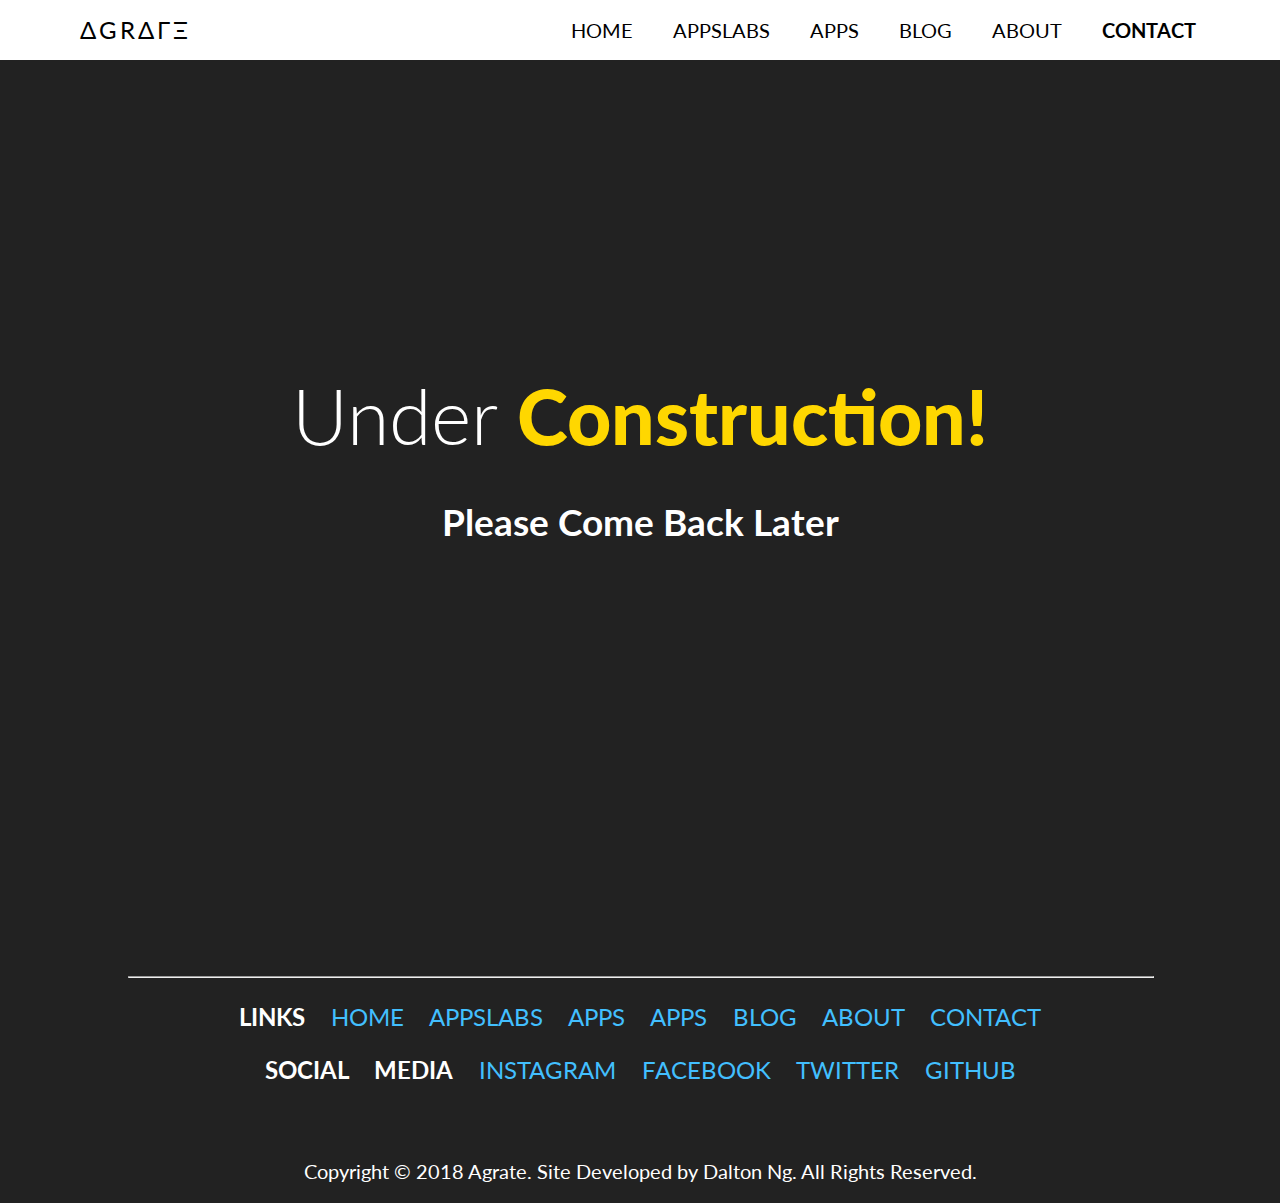
<file: Agrate Submission/contact.html>
<!-- Contact Page ΔGRΔΓΞ-->
<!-- 
	Name: Dalton Ng
	Admin Number: 1804317
	Class: DISM/1A/22
-->

<!DOCTYPE HTML>

<html lang="en">
	<head>
		<!-- Header -->
		<title>Agrate</title>
		<meta charset = "utf-8" >

		<link rel="icon" href="images/favicon.ico" type="image/x-icon" sizes="16x16">

		<!-- Resize as needed -->
		<meta name = "viewport" content="width = device-width">

		<!-- Import CSS -->
		<link rel="stylesheet" type="text/css" href="styles.css">

		<!-- Import Font Awesome -->
		<link rel="stylesheet" href="https://use.fontawesome.com/releases/v5.4.2/css/all.css" integrity="sha384-/rXc/GQVaYpyDdyxK+ecHPVYJSN9bmVFBvjA/9eOB+pb3F2w2N6fc5qB9Ew5yIns" crossorigin="anonymous">

	</head>

	<body>
		<!-- Body -->

		<!-- Top Navigation Bar -->
		<nav class="topnav">
			<a id="logo" href="index.html">ΔGRΔΓΞ</a>
			<a class="active" href="contact.html">CONTACT</a>
			<a href="about.html">ABOUT</a>
			<a href="blog.html">BLOG</a>
  			<a href="apps.html">APPS</a>
  			<a href="appslabs.html">APPSLABS</a>
  			<a href="index.html">HOME</a>
		</nav>

		<main>
			<!-- Construction Section -->
			<section class ="underConstruction">
				<div class = "underConstructionMessage">
					<h1>Under <span class="highlight">Construction!</span></h1>
					<h3>Please Come Back Later</h3>
				</div>
			</section>
		</main>

		<!-- Footer -->
		<footer>
			<hr>

			<!-- Links To All Pages-->
			<p><strong>LINKS</strong>
				<a href="index.html">HOME</a>
				<a href="appslabs.html">APPSLABS</a>
				<a href="apps.html">APPS</a>
				<a href="apps.html">APPS</a>
				<a href="blog.html">BLOG</a>
				<a href="about.html">ABOUT</a>
				<a href="contact.html">CONTACT</a>
			</p>

			<!-- Links To All Social Media -->
			<p><strong>SOCIAL MEDIA</strong>
				<a href="https://www.instagram.com/daltonmeon/">INSTAGRAM</a>
				<a href="https://www.facebook.com">FACEBOOK</a>
				<a href="https://twitter.com">TWITTER</a>
				<a href="https://github.com/dustarion/">GITHUB</a>
			</p>

			<!-- Copyright Notice -->
			<p class = "copyrightFooter">Copyright &copy; 2018 Agrate. Site Developed by Dalton Ng. All Rights Reserved.</p>
		</footer>
	</body>

</html>
</file>
<file: Agrate Submission/styles.css>
/*
 * Name: Ng Wen Jie Dalton Prescott
 * Admin Number: 1804317
 * Class: DISM/1A/22
 */

/* Import Lato */
@import url('https://fonts.googleapis.com/css?family=Lato:100,300,400,700,900');



/*
 *   __   __  _______  ___   __    _    _______  _______  _______  _______ 
 *  |  |_|  ||   _   ||   | |  |  | |  |       ||   _   ||       ||       |
 *  |       ||  |_|  ||   | |   |_| |  |_     _||  |_|  ||    ___||  _____|
 *  |       ||       ||   | |       |    |   |  |       ||   | __ | |_____ 
 *  |       ||       ||   | |  _    |    |   |  |       ||   ||  ||_____  |
 *  | ||_|| ||   _   ||   | | | |   |    |   |  |   _   ||   |_| | _____| |
 *  |_|   |_||__| |__||___| |_|  |__|    |___|  |__| |__||_______||_______|
 *
 */

strong { 
	font-family: "Lato", Helvetica, sans-serif;
	font-weight: 900;
}

/* Main Title, Yellow Colour */
.highlight {
	font-family: "Lato", Helvetica, sans-serif;
	font-weight: 900;
	color: #FFD700;
}

hr { 
    display: block;
    margin-top: 0.5em;
    margin-bottom: 0.5em;
    margin-left: 10vw;
    width: 80vw;
    margin-right: 10vw;
    border-style: inset;
    border-width: 1px;
}

h1 {
	font-family: "Lato", Helvetica, sans-serif;
	font-size: 6vw;
	font-weight: 300;
	color: #ffffff;
    margin-bottom: 0;
}

h2 {
	font-family: "Lato", Helvetica, sans-serif;
	font-weight: 300;
	font-size: 64pt;
	color: #ffffff;
}

h3 {
    font-family: "Lato", Helvetica, sans-serif
    font-weight: 400;
    font-size: 48;
    color: #ffffff;
}

h3 highlight {
    color: #FFD700;
}

p {
    font-family: "Lato", Helvetica, sans-serif;
    font-weight: 400;
    font-size: 24;
    color: #ffffff;
}

body {
	font-family: "Lato", Helvetica, sans-serif;
    font-weight: 300;
	font-size: 24pt;
	font-style: normal;
	margin: 0 0 0 0;
	padding: 0 0 0 0;
    background-color: #222222;
}

/* Footer */
footer {
	color: #ffffff;
	padding-bottom: 0;
	text-align: center;

    display: block;
    clear: left;
    clear: right;
    word-spacing: 20px;
}

footer strong {
    font-family: "Lato", Helvetica, sans-serif;
    font-weight: 700;
}

footer p {
    font-size: 24px;
}

footer a {
    font-family: "Lato", Helvetica, sans-serif;
    font-weight: 400;
    color: #42BFFE;
    text-decoration: none;
}

footer a:hover {
    color: #38A4DB;
}

.copyrightFooter {
    padding-top: 4%;
    bottom: 0;
    font-family: "Lato", Helvetica, sans-serif;
    font-weight: 400;
    font-size: 20px;
    word-spacing: 0px;
}

#menu {
	position: fixed;
	top: 0.50em;
    left: 0;
	
}

#nav {
	font-family: "Lato", Helvetica, sans-serif;
    font-weight: 400;
	background-color: none;
	width:150px;
	text-align:left;
	font-size:1em;
	list-style: none;
	margin: 0 0 0 0;
	padding: 0 20 30 20;
	float:left;
}

#nav li {
	float:none;
}

#nav li a:link {
	display:block;
	padding: 4px 5px;
	text-decoration: none;
	background-color: #eee;
	color:#222;
	
}

.large {
	font-size: 2.2em;
}

#main {
	font-family: "Lato", Helvetica, sans-serif;
    font-weight: 400;
	font-style: normal;
	font-size: 1.5em;
	color: #000000;
	background-color: #ffffff;
	width: 840px;
	padding: 0 40px 0 40px;
	margin-left: 180px;
	margin-top: auto;
	margin-right: 0;
}
.waterfall {
	font-size: 10px;
	width:100%;
	overflow: hidden;
	text-shadow: 0px 0px 0px #000000;
	color: #000;
}

.size10{ font-size: 10px; }
.size11{ font-size: 11px; }
.size12{ font-size: 12px; }
.size13{ font-size: 13px; }
.size14{ font-size: 14px; }
.size16{ font-size: 16px; }
.size18{ font-size: 18px; }
.size20{ font-size: 20px; }
.size24{ font-size: 24px; }
.size30{ font-size: 30px; }
.size36{ font-size: 36px; }
.size48{ font-size: 48px; }
.size60{ font-size: 60px; }
.size72{ font-size: 72px; }
.size90{ font-size: 90px; }
/* End of Main Tags */



/*	Top Nav Bar
 *  - Will Float at the top of all pages.
 *   _______  _______  _______    __    _  _______  __   __    _______  _______  ______   
 *  |       ||       ||       |  |  |  | ||   _   ||  | |  |  |  _    ||   _   ||    _ |  
 *  |_     _||   _   ||    _  |  |   |_| ||  |_|  ||  |_|  |  | |_|   ||  |_|  ||   | ||  
 *    |   |  |  | |  ||   |_| |  |       ||       ||       |  |       ||       ||   |_||_ 
 *    |   |  |  |_|  ||    ___|  |  _    ||       ||       |  |  _   | |       ||    __  |
 *    |   |  |       ||   |      | | |   ||   _   | |     |   | |_|   ||   _   ||   |  | |
 *    |___|  |_______||___|      |_|  |__||__| |__|  |___|    |_______||__| |__||___|  |_|
 *
 */

/* Top Navigation Bar Links */

.topnav {
    background-color: #ffffff;
    overflow: hidden;
    top: 0; /* Position the navbar at the top of the page */
    /*position: fixed;*/ /* Set the navbar to fixed position */
	padding-right: 5%;
    padding-left: 5%;
    left: 0;
    right: 0;
    /*width: 100%;*/ /* Full width */
    position: -webkit-sticky; /* Safari */
    position: sticky;
    z-index: 10
}

.topnav #logo {
    float: left;
    color: #000000;
    text-align: left;
    padding: 15px 16px;
    text-decoration: none;
    font-size: 24px;
    font-family: "Lato", Helvetica, sans-serif;
    font-weight: 400;
    letter-spacing: 3px;
}

.topnav a {
    float: right;
    color: #000000;
    text-align: center;
    padding: 18px 20px;
    text-decoration: none;
    font-size: 20px;
    font-family: "Lato", Helvetica, sans-serif;
    font-weight: 400;
}

/* Change the color of links on hover */
.topnav a:hover {
    background-color: #ddd;
    color: #000000;
    font-family: "Lato", Helvetica, sans-serif;
    font-weight: 400;
    -webkit-transform: scale(1.05);
}

/* Bold the font weight of the active/current link */
.topnav a.active {
    /*background-color: #4CAF50;*/
    color: #000000;
    font-family: "Lato", Helvetica, sans-serif;
    font-weight: 700;
}

.topnav a:focus {
    background-color: #ddd;
    color: #000000;
    font-family: "Lato", Helvetica, sans-serif;
    font-weight: 400;
    -webkit-transform: scale(1.05);
}

/*
 *   __   __  __    _  ___   __   __  _______  ______    _______  _______  ___     
 *  |  | |  ||  |  | ||   | |  | |  ||       ||    _ |  |       ||   _   ||   |    
 *  |  | |  ||   |_| ||   | |  |_|  ||    ___||   | ||  |  _____||  |_|  ||   |    
 *  |  |_|  ||       ||   | |       ||   |___ |   |_||_ | |_____ |       ||   |    
 *  |       ||  _    ||   | |       ||    ___||    __  ||_____  ||       ||   |___ 
 *  |       || | |   ||   |  |     | |   |___ |   |  | | _____| ||   _   ||       |
 *  |_______||_|  |__||___|   |___|  |_______||___|  |_||_______||__| |__||_______|
 */

/* Main Light Blue Button*/
.blueButton {
	background-color: #42BFFE;
    border: none;
    color: #ffffff;
    font-family: "Lato", Helvetica, sans-serif;
    font-weight: 900;
    padding: 15px 32px;
    width: 388px;
    text-align: center;
    text-decoration: none;
	display: inline-block;
    font-size: 24px;
    margin: 4px 2px;
    cursor: pointer;
    border-radius: 35px;
}

.blueButton:hover {
    background-color: #38A4DB;
    -webkit-transform: scale(1.05);
}

/* Photo Credit Button*/
.photoCreditButton {
    background-color: #222222;
    color: #ffffff;
    text-decoration: none;
    padding: 4px 6px;
    right: 0;
    bottom: 2.5%;
    margin-right: 2.5%;
    margin-top: 2.5%;
    font-family: "Lato", Helvetica, sans-serif;
    font-weight: 400;
    position: absolute;
    font-size: 15px;
    line-height: 1.2;
    border-radius: 3px
}

.photoCreditButton:hover {
    color: #FFD700;
    -webkit-transform: scale(1.05);
}

/* Github Button*/
.githubButton {
    /*background-color: #222222;*/
    /*background-color: #42BFFE;*/
    background-color: clear;
    color: #42BFFE;
    text-decoration: none;
    padding: 4px 6px;
    margin-right: 2.5%;
    margin-top: 2.5%;
    font-family: "Lato", Helvetica, sans-serif;
    font-weight: 400;
    position: absolute;
    font-size: 20px;
    line-height: 1.2;
    border-radius: 15px;
}

.githubButton:hover {
    backgroun-color: #38A4DB;
    -webkit-transform: scale(1.05);
}

.underConstruction {
    background-color: #222222;
    padding-top: 0;
    height: 100vh;
    right: 0;
    left: 0;
    text-align: center;
}

.underConstructionMessage {
    margin: 0;
    width: 90%;
    position: absolute;
    top: 50%;
    left: 50%;
    -ms-transform: translate(-50%, -50%);
    transform: translate(-50%, -50%);
}

/*
 *   __   __  _______  __   __  _______        _______  _______  _______  _______ 
 *  |  | |  ||       ||  |_|  ||       |      |       ||   _   ||       ||       |
 *  |  |_|  ||   _   ||       ||    ___|      |    _  ||  |_|  ||    ___||    ___|
 *  |       ||  | |  ||       ||   |___       |   |_| ||       ||   | __ |   |___ 
 *  |       ||  |_|  ||       ||    ___|      |    ___||       ||   ||  ||    ___|
 *  |   _   ||       || ||_|| ||   |___       |   |    |   _   ||   |_| ||   |___ 
 *  |__| |__||_______||_|   |_||_______|      |___|    |__| |__||_______||_______|
 *
 */

/* HOME SECTION 1 */

.homeSection1 {
	background-image: url("images/home/homeSection1Bg.png");

	background-color: #222222;
	padding-top: 0;
	height: 100vh;
	right: 0;
	left: 0;
	
    /* Parallax Background Image */
    background-attachment: fixed;
    background-repeat: no-repeat;
    background-size: cover;
    background-position: center;
}

.homeSection1 .gradientFade {
	background-image: linear-gradient(
		rgba(0, 0, 0, 0),
		rgba(34, 34, 34, 0.1),
    	rgba(34, 34, 34, 1));
	width: 100%;
	height: 100%;
	display: block;
	background-size: cover;
	background-position: top;
}

.homeSection1 .feature {
    margin: 0;
    width: 90%;
    position: absolute;
    top: 50%;
    left: 50%;
    -ms-transform: translate(-50%, -50%);
    transform: translate(-50%, -50%);
}

.homeSection1 .mainTitle {
	float: left;
    color: #ffffff;
    text-align: right;

    text-decoration: none;
    font-size: 72px;
    font-family: "Lato", Helvetica, sans-serif;
    font-weight: 400;
    margin: 2.5%;
}

/*Home Section1 App Feature*/
.homeSection1 img {
    float: right;

    top: 50%;
    position: absolute;
    -ms-transform: translateY(-50%);
    transform: translateY(-50%);
    margin: 2.5%;
}

/* Home Section 2 */
.homeSection2 {
    background-color: #222222;
    padding-top: 0;
    right: 0;
    left: 0;
    background-size: cover;
    background-position: bottom;
    width: 100%;
    height: 50vh;
}

.homeSection2 .mainTitle {
    float: left;
    color: #ffffff;
    text-align: left;
    padding-left: 8%;
    text-decoration: none;
    width: 40%;
    margin: 0;
}

.homeSection2 h2 {
    margin: 0;
}

.homeSection2 .subTitle {
    float: left;
    color: #ffffff;
    text-align: left;
    padding-left: 0px;
    margin-top: -2%; /* Get the text closer to the title on the y axis */
    font-size: 24;
    font-family: "Lato", Helvetica, sans-serif;
    font-weight: 400;
}

.homeSection2 img {
    float: right;
    padding-right: 0%;
    padding-top: 0%;
    height: auto;
    width: auto; 
    max-width: 50%;
    padding-left: 2%;
}

/* Home Section 3 */

.homeSection3 {
    background-color: #222222;
    padding-top:20%;
    min-height: 800px;
    height: 50vh;
    right: 0;
    left: 0;
    background-size: cover;
    background-position: bottom;
    clear: left;
}

.homeSection3 .mainTitle {
    float: right;
    color: #ffffff;
    text-align: right;
    padding-right: 8%;
    text-decoration: none;
    width: 40%;
    margin: 0;
}

.homeSection3 h2 {
    margin: 0;
}

.homeSection3 .subTitle {
    float: right;
    color: #ffffff;
    text-align: right;
    padding-right: 0px;
    margin-top: -2%; /* Get the text closer to the title on the y axis */
    font-size: 24;
    font-family: "Lato", Helvetica, sans-serif;
    font-weight: 400;
}

.homeSection3 img {
    float: left;
    padding-left: 0%;
    padding-top: 0%;
    height: auto;
    width: auto; 
    max-width: 52%;
}

/* Home Section 4 */

.homeSection4 {
    background-color: #222222;
    padding-top: 0;
    right: 0;
    left: 0;
    background-size: cover;
    background-position: bottom;
    width: 100%;
    height: 40vh;
}

.homeSection4 h2 {
    left: 0;
    right: 0;
    color: #ffffff;
    text-align: center;
    padding-top: 8%;
    text-decoration: none;
    width: 70%;
    margin-left: 15%;
    margin-right: 15%;
    margin-bottom: 2%;
}

.homeSection4 p {
    color: #ffffff;
    text-align: center;
    font-size: 24;
    font-family: "Lato", Helvetica, sans-serif;
    font-weight: 400;
    margin: 0;
}

.homeSection4 h3 {
    text-align: center;
    font-family: "Lato", Helvetica, sans-serif;
    font-weight: 700;
}

.homeSection4 .leftContact {
    float: left;
    width: 50vh;
    padding-left: 20vh;
    padding-bottom: 10%;
    padding-top: 5%;
}

.homeSection4 .rightContact {
    float: right;
    width: 50vh;
    padding-right: 20vh;
    padding-bottom: 10%;
    padding-top: 5%;
}

.homeSection4 a {
    color: #42BFFE;
    text-decoration: none;
}

.homeSection4 a:hover {
    color: #38A4DB;
}

/*
 *   _______  _______  _______  _______    _______  _______  _______  _______ 
 *  |   _   ||       ||       ||       |  |       ||   _   ||       ||       |
 *  |  |_|  ||    _  ||    _  ||  _____|  |    _  ||  |_|  ||    ___||    ___|
 *  |       ||   |_| ||   |_| || |_____   |   |_| ||       ||   | __ |   |___ 
 *  |       ||    ___||    ___||_____  |  |    ___||       ||   ||  ||    ___|
 *  |   _   ||   |    |   |     _____| |  |   |    |   _   ||   |_| ||   |___ 
 *  |__| |__||___|    |___|    |_______|  |___|    |__| |__||_______||_______|
 *
 */

/* Apps Page Home Section 1 */

.appsSection1 {
    background-image: url("images/apps/appsSection1Bg.png");

    background-color: #222222;
    padding-top: 0;
    height: 95vh;
    min-height: 700px;
    max-height: 1000px;
    right: 0;
    left: 0;

    position: relative;
    
    /* Parallax Background Image */
    background-attachment: fixed;
    background-repeat: no-repeat;
    background-size: cover;
    background-position: center;
}

.appsSection1 .gradientFade {
    background-image: linear-gradient(
        rgba(34, 34, 34, 1),
        rgba(34, 34, 34, 0.1),
        rgba(34, 34, 34, 1));
    width: 100%;
    height: 100%;
    display: block;
    background-size: cover;
    background-position: top;
}
.appsSection1 .photoCreditButton {
    margin-bottom: 3.5%;
}

.appsSection1 .feature {
    margin: 0;

    height: 100%;
    /*min-width: 60vw;*/
    position: absolute;
    text-align: center;

    top: 50%;
    left: 50%;
    -ms-transform: translate(-50%, -50%);
    transform: translate(-50%, -50%);
}

.appsSection1 .mainTitle {
    float: left;
    color: #ffffff;
    text-align: left;

    text-decoration: none;
    font-size: 72px;
    font-family: "Lato", Helvetica, sans-serif;
    font-weight: 400;
    width: 50%;

    position: relative;
    top: 50%;
    transform: translateY(-50%);
}

.appsSection1 .mainTitle h1 {
    margin: 0;
    margin-left: 5%;
}

/*Home Section1 App Feature*/
.appsSection1 .appFeature {
    float: left;
    /*top: 50%;*/
    width: 50%;
    margin:0%;

    position: relative;
    top: 50%;
    transform: translateY(-50%);
}

.appsSection1 img {
    /*top: 50%;*/
    margin:0;
    width: 100%;
    padding-left: auto;
}
.appsSection1 .appIcon {
    margin: 0%;
}

.appsSection1 .appIcon img {
    float: left;
    bottom: 0;
    margin-left: 5%;
    margin-top: 5%;
    width: 5vw;
    height: auto;
}

/* Apps Page Home Section 2 */

.appsSection2 {
    background-image: url("images/apps/appsSection2Bg.png");

    background-color: #222222;
    padding-top: 0;
    height: 100vh;
    right: 0;
    left: 0;

    position: relative;
    
    /* Parallax Background Image */
    background-attachment: fixed;
    background-repeat: no-repeat;
    background-size: cover;
    background-position: center;
}


/* AppsLabs Page Section 2 */
.appsSection2 {
    background-image: url("images/apps/appsSection2Bg.png");

    background-color: #222222;
    padding-top: 0;
    height: 95vh;
    min-height: 700px;
    max-height: 1000px;
    right: 0;
    left: 0;

    position: relative;
    
    /* Parallax Background Image */
    background-attachment: fixed;
    background-repeat: no-repeat;
    background-size: cover;
    background-position: center;
}

.appsSection2 .gradientFade {
    background-image: linear-gradient(
        rgba(34, 34, 34, 1),
        rgba(34, 34, 34, 0.1),
        rgba(34, 34, 34, 1));
    width: 100%;
    height: 100%;
    display: block;
    background-size: cover;
    background-position: top;
}
.appsSection2 .photoCreditButton {
    margin-bottom: 3.5%;
}

.appsSection2 .feature {
    margin: 0;

    height: 100%;
    /*min-width: 60vw;*/
    position: absolute;
    text-align: center;

    top: 50%;
    left: 50%;
    -ms-transform: translate(-50%, -50%);
    transform: translate(-50%, -50%);
}

.appsSection2 .mainTitle {
    float: left;
    color: #ffffff;
    text-align: left;

    text-decoration: none;
    font-size: 72px;
    font-family: "Lato", Helvetica, sans-serif;
    font-weight: 400;
    width: 50%;

    position: relative;
    top: 50%;
    transform: translateY(-50%);
}

.appsSection2 .mainTitle h1 {
    margin: 0;
    margin-left: 5%;
}

/*Home Section1 App Feature*/
.appsSection2 .appFeature {
    float: left;
    /*top: 50%;*/
    width: 50%;
    margin:0%;

    position: relative;
    top: 50%;
    transform: translateY(-50%);
}

.appsSection2 img {
    /*top: 50%;*/
    margin:0;
    width: 100%;
    padding-left: auto;
}
.appsSection2 .appIcon {
    margin: 0%;
}

.appsSection2 .appIcon img {
    float: left;
    bottom: 0;
    margin-left: 5%;
    margin-top: 5%;
    width: 5vw;
    height: auto;
}

/*
 *   _______  _______  _______  _______    ______   _______  _______  _______  ___   ___      _______    _______  _______  _______  _______ 
 *  |   _   ||       ||       ||       |  |      | |       ||       ||   _   ||   | |   |    |       |  |       ||   _   ||       ||       |
 *  |  |_|  ||    _  ||    _  ||  _____|  |  _    ||    ___||_     _||  |_|  ||   | |   |    |  _____|  |    _  ||  |_|  ||    ___||    ___|
 *  |       ||   |_| ||   |_| || |_____   | | |   ||   |___   |   |  |       ||   | |   |    | |_____   |   |_| ||       ||   | __ |   |___ 
 *  |       ||    ___||    ___||_____  |  | |_|   ||    ___|  |   |  |       ||   | |   |___ |_____  |  |    ___||       ||   ||  ||    ___|
 *  |   _   ||   |    |   |     _____| |  |       ||   |___   |   |  |   _   ||   | |       | _____| |  |   |    |   _   ||   |_| ||   |___ 
 *  |__| |__||___|    |___|    |_______|  |______| |_______|  |___|  |__| |__||___| |_______||_______|  |___|    |__| |__||_______||_______|
 *  
 */

.appsDetails {
    background-image: url("images/apps/appsSection1Bg.png");

    background-color: #222222;
    padding-top: 0;
    height: 100vh;
    right: 0;
    left: 0;

    position: relative;
    
    /* Parallax Background Image */
    background-attachment: fixed;
    background-repeat: no-repeat;
    background-size: cover;
    background-position: center;
}

.appsDetails .gradientFade {
    background-image: linear-gradient(
        rgba(34, 34, 34, 0.1),
        rgba(34, 34, 34, 0.5),
        rgba(34, 34, 34, 1));
    width: 100%;
    height: 100%;
    display: block;
    background-size: cover;
    background-position: top;
}
.appsDetails .photoCreditButton {
    margin-bottom: 3.5%;
}

.appsDetails .githubButton{
    /*margin-bottom: 3.5%;*/
    clear: left;
    margin-left: 5%;
    margin-top: 5%;
}

.appsDetails .feature {
    margin: 0;
    min-width: 60vw;
    position: absolute;
    text-align: center;

    top: 50%;
    left: 50%;
    -ms-transform: translate(-50%, -50%);
    transform: translate(-50%, -50%);
}

.appsDetails .mainTitle {
    float: right;
    color: #ffffff;
    text-align: left;

    text-decoration: none;
    font-size: 72px;
    font-family: "Lato", Helvetica, sans-serif;
    font-weight: 400;
    margin: 0;
    width: auto;
    padding-right: auto;

    top: 50%;
    position: absolute;
    -ms-transform: translateY(-50%);
    transform: translateY(-50%);
}

.appsDetails .mainTitle h3 {
    margin: 0;
    /*float: left;
    margin-left: 5%;*/

    float: left;
    bottom: 0;
    margin-left: 5%;
    min-height: 75px;
    height: auto;

}

.appsDetails .mainTitle p {
    font-family: "Lato", Helvetica, sans-serif;
    font-weight: 400;
    font-size: 24px;
    color: #ffffff;

    clear: left;
    margin-left: 5%;
    padding-top: 5%;
}

/* App Feature */
.appsDetails .appFeature {
    float: left;
    /*top: 50%;*/
    margin:0vw;
    margin-left: 10%;
}

.appsDetails img {

    float: right;
    /*top: 50%;*/
    margin:0vw;
    width: 100%;
    padding-left: auto;
}

.appsDetails .appIcon img {
    float: left;
    bottom: 0;
    margin-left: 5%;
    margin-top: 5%;
    width: 20%;
    min-width: 75px;
    min-height: 75px;
    height: auto;
}

/*
 *   _______  _______  _______  _______  ___      _______  _______  _______    _______  _______  _______  _______ 
 *  |   _   ||       ||       ||       ||   |    |   _   ||  _    ||       |  |       ||   _   ||       ||       |
 *  |  |_|  ||    _  ||    _  ||  _____||   |    |  |_|  || |_|   ||  _____|  |    _  ||  |_|  ||    ___||    ___|
 *  |       ||   |_| ||   |_| || |_____ |   |    |       ||       || |_____   |   |_| ||       ||   | __ |   |___ 
 *  |       ||    ___||    ___||_____  ||   |___ |       ||  _   | |_____  |  |    ___||       ||   ||  ||    ___|
 *  |   _   ||   |    |   |     _____| ||       ||   _   || |_|   | _____| |  |   |    |   _   ||   |_| ||   |___ 
 *  |__| |__||___|    |___|    |_______||_______||__| |__||_______||_______|  |___|    |__| |__||_______||_______|
 *  
 */

/* AppsLabs Page Section 1 */

.appsLabsSection1 {
    background-image: url("images/appslabs/appsLabsSection1Bg.png");

    background-color: #222222;
    padding-top: 0;
    height: 100vh;
    right: 0;
    left: 0;

    position: relative;
    
    /* Parallax Background Image */
    background-attachment: fixed;
    background-repeat: no-repeat;
    background-size: cover;
    background-position: center;
}

.appsLabsSection1 .gradientFade {
    background-image: linear-gradient(
        rgba(34, 34, 34, 0.6),
        rgba(34, 34, 34, 0.4),
        rgba(34, 34, 34, 1));
    width: 100%;
    height: 100%;
    display: block;
    background-size: cover;
    background-position: top;
}

.appsLabsSection1 .mainTitle h1 {
    text-align: center;
    margin: 0;
    padding-top: 5%;
}

.appsLabsSection1 .mainTitle p {
	margin: 0;
	text-align: center;
	padding-left:20%;
	padding-right:20%;
}

.appsLabsSection1 .featureHighlights {
	margin-top: 5%;
	text-align: center;
	display: flex;
}

.appsLabsSection1 > .featureHighlights {
	flex: 1; /*grow*/
}

.appsLabsSection1 .featureHighlights .feature {
	text-align: center;
	padding-left: 5%;
	padding-right: 5%;
}

.appsLabsSection1 .featureHighlights p strong {
	font-family: "Lato", Helvetica, sans-serif;
    font-weight: 700;
	font-size: 30pt;
}

.appsLabsSection1 .featureHighlights p {
	font-size: 23pt;
}

.appsLabsSection1 .featureHighlights i {
	font-size: 200%;
	padding-bottom: 3%;
	text-align: center;
	color: #ffffff;
}

.appsLabsSection1 .photoCreditButton {
    margin-bottom: 3.5%;
}

/* AppsLabs Page Section 2 */

.appsLabsSection2 {
    background-image: url("images/appslabs/appsLabsSection2Bg.png");

    background-color: #222222;
    padding-top: 0;
    height: auto;
    right: 0;
    left: 0;

    position: relative;
    
    /* Parallax Background Image */
    background-attachment: fixed;
    background-repeat: no-repeat;
    background-size: cover;
    background-position: center;
}

.appsLabsSection2 .gradientFade {
    background-image: linear-gradient(
        rgba(34, 34, 34, 1),
        rgba(34, 34, 34, 0.2),
        rgba(34, 34, 34, 1));
    width: 100%;
    height: 100%;
    display: block;
    background-size: cover;
    background-position: top;
}

.appsLabsSection2 .photoCreditButton {
    margin-bottom: 0%;
}

.appsLabsSection2 .mainTitle h1 {
    text-align: center;
    margin: 0;
    padding-top: 5%;
}

.appsLabsSection2 .mainTitle h1 .highlight {
	font-family: "Lato", Helvetica, sans-serif;
    font-weight: 400;
}

/* Apps Labs Pricing Table */

.appsLabsSection2 .pricingTable {
    margin: 0;
    margin-top: 5%;
    margin-bottom: 5%;
    width: 100%;
    text-align: center;
    display: flex;
}

.appsLabsSection2 .columns {
    float: left;
    width: 33.3%;
    padding: 3%;
}

.appsLabsSection2 .price {
    list-style-type: none;
    margin: 0;
    padding: 0;
    -webkit-transition: 0.3s;
    transition: 0.3s;
}

.appsLabsSection2 .price i {
    color: #FFD700;
}

.appsLabsSection2 .price:hover {
    box-shadow: 0px 0px 100px 0px #FFD700;
    -webkit-transform: scale(1.05);
}

.appsLabsSection2 .price .header {
    background-color: #222222;
    color: #FFD700;
    font-size: 25px;
    font-family: "Lato", Helvetica, sans-serif;
    font-weight: 900;
}

.appsLabsSection2 .price li {
    padding: 20px;
    text-align: center;
    background-color: #222222;
    color: #ffffff;
}

.appsLabsSection2 .price .grey {
    background-color: #222222;
    font-size: 70px;
    font-family: "Lato", Helvetica, sans-serif;
    font-weight: 900;
}

.appsLabsSection2 .button {
    background-color: #42BFFE;
    border: none;
    border-radius: 35px;
    font-family: "Lato", Helvetica, sans-serif;
    font-weight: 900;
    color: #ffffff;
    padding: 10px 10%;
    text-align: center;
    text-decoration: none;
    font-size: 18px;
}

.appsLabsSection2 .money {
    font-size: 22pt;
    font-family: "Lato", Helvetica, sans-serif;
    font-weight: 400;
}

.appsLabsSection2 .monthly {
    font-size: 20pt;
    font-family: "Lato", Helvetica, sans-serif;
    font-weight: 400;
    color: #9B9B9B;
}

/*
 *   _______  ___      _______  _______    _______  _______  _______  _______ 
 *  |  _    ||   |    |       ||       |  |       ||   _   ||       ||       |
 *  | |_|   ||   |    |   _   ||    ___|  |    _  ||  |_|  ||    ___||    ___|
 *  |       ||   |    |  | |  ||   | __   |   |_| ||       ||   | __ |   |___ 
 *  |  _   | |   |___ |  |_|  ||   ||  |  |    ___||       ||   ||  ||    ___|
 *  | |_|   ||       ||       ||   |_| |  |   |    |   _   ||   |_| ||   |___ 
 *  |_______||_______||_______||_______|  |___|    |__| |__||_______||_______|
 *  
 */

.blog {
    width: 100%;
    height: auto;
    padding-bottom: 5%;
    padding-top: 5%;
}

.blogSection {
    background-color: #222222;
    float: left;
    width: 75%;
    padding-bottom: 5%;
}


/* Add a card effect for articles */
.blogArticle {
    background-color: #ffffff;
    margin-left: 5%;
    margin-right: 5%;

    box-shadow: 0px 0px 40px #858585;
    border-radius: 8px;
    margin-bottom: 5%;
    padding-bottom: 2%;
}

.blogArticle img {
    width: 100%;
    border-radius: 8px;
}

.blogArticle figure {
    margin: 0;
}

.blogArticle h2 {
    color: #000000;
    margin: 0;
    padding: 2%;
}

.blogArticle time {
    padding-left: 2%;
    padding-right: 2%;
    font-family: "Lato", Helvetica, sans-serif;
    font-weight: 300;
}

.blogArticle p {
    color: #000000;
    margin: 0;
    padding: 2%;
}

.blog aside {
    background-color: #222222;
    float: left;
    width: 22%;
    padding-bottom: 5%;
    padding-right: 3%;
}

.blog aside h1 {
    margin-top: 0;
}

.blog hr {
    margin: 0;
    width: 100%;
    margin-bottom: 2%;
}

.blog aside a {
    font-family: "Lato", Helvetica, sans-serif;
    font-weight: 400;
    color: #42BFFE;
    text-decoration: none;
    margin-bottom: 5%;
    display: table;
}

.blog aside a:hover {
    color: #38A4DB;
}

.blog aside a:visited {
    color: #FFD700;
}
</file>
